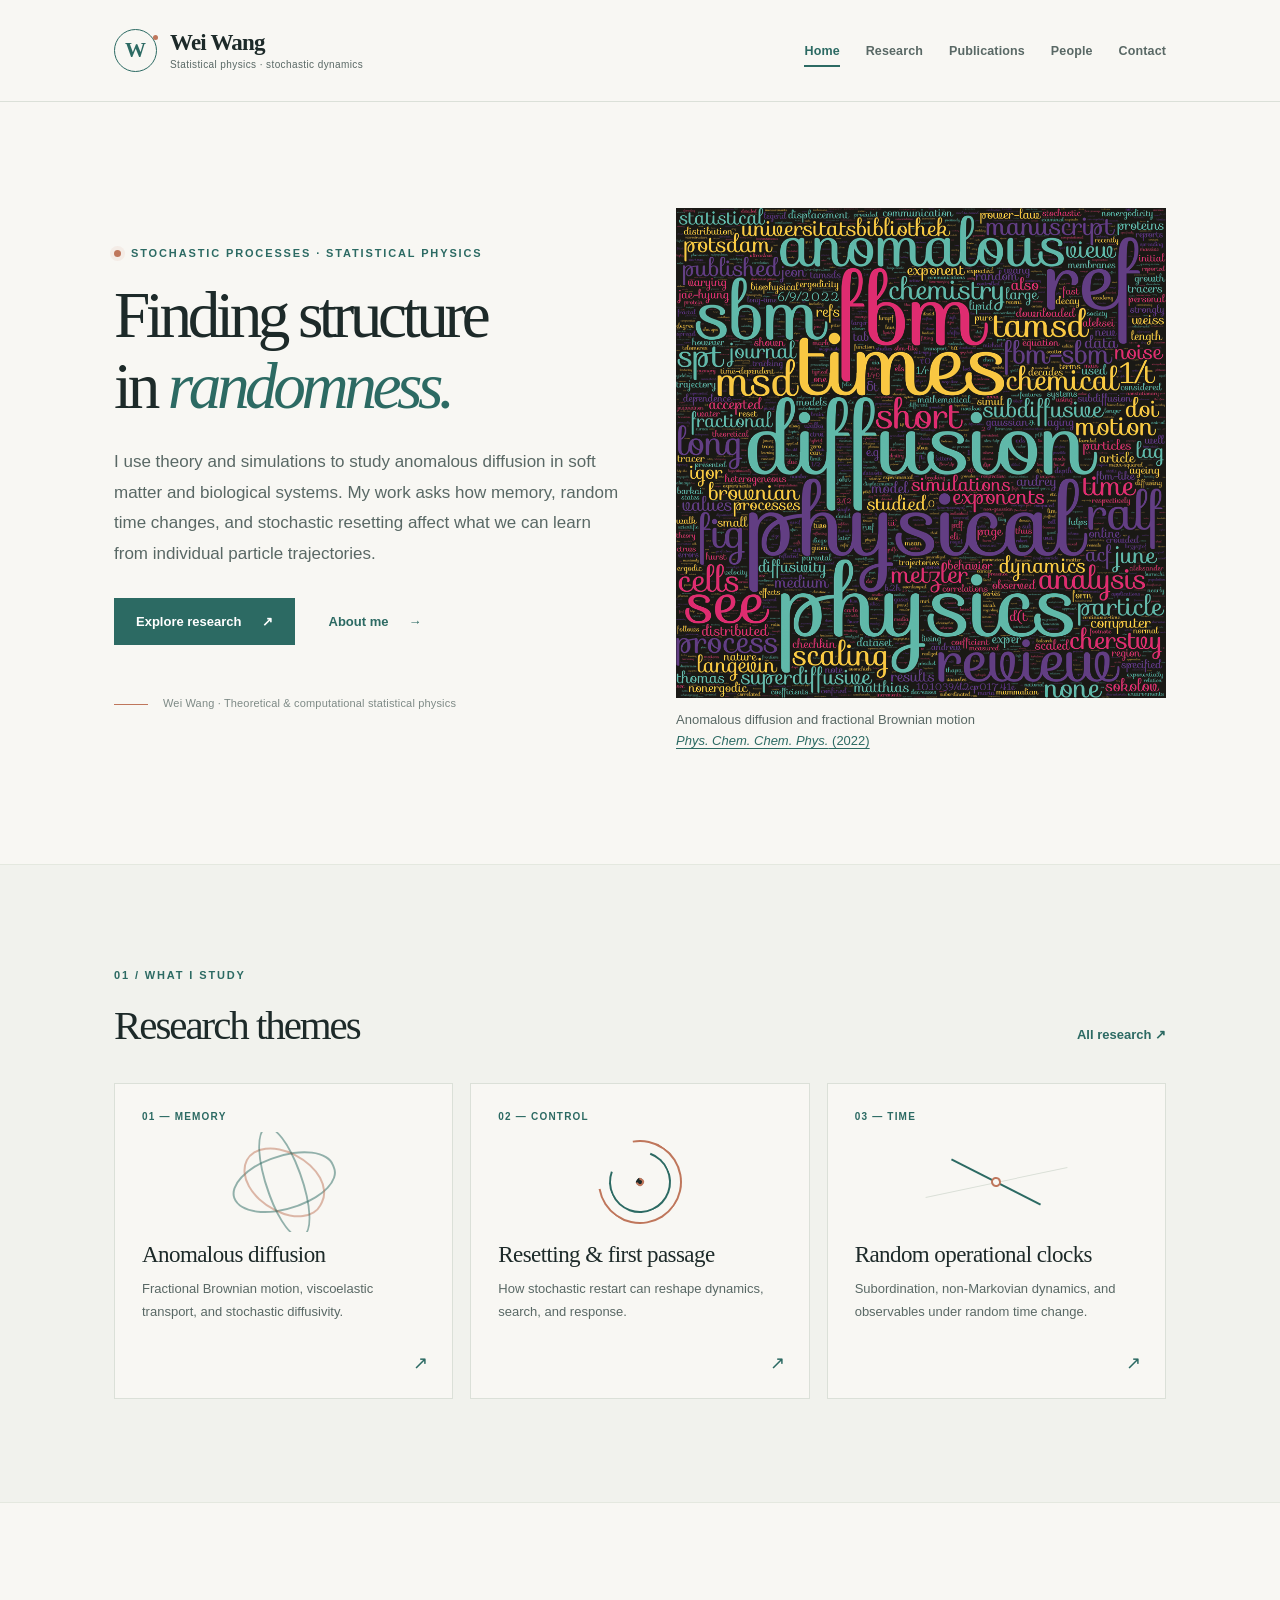
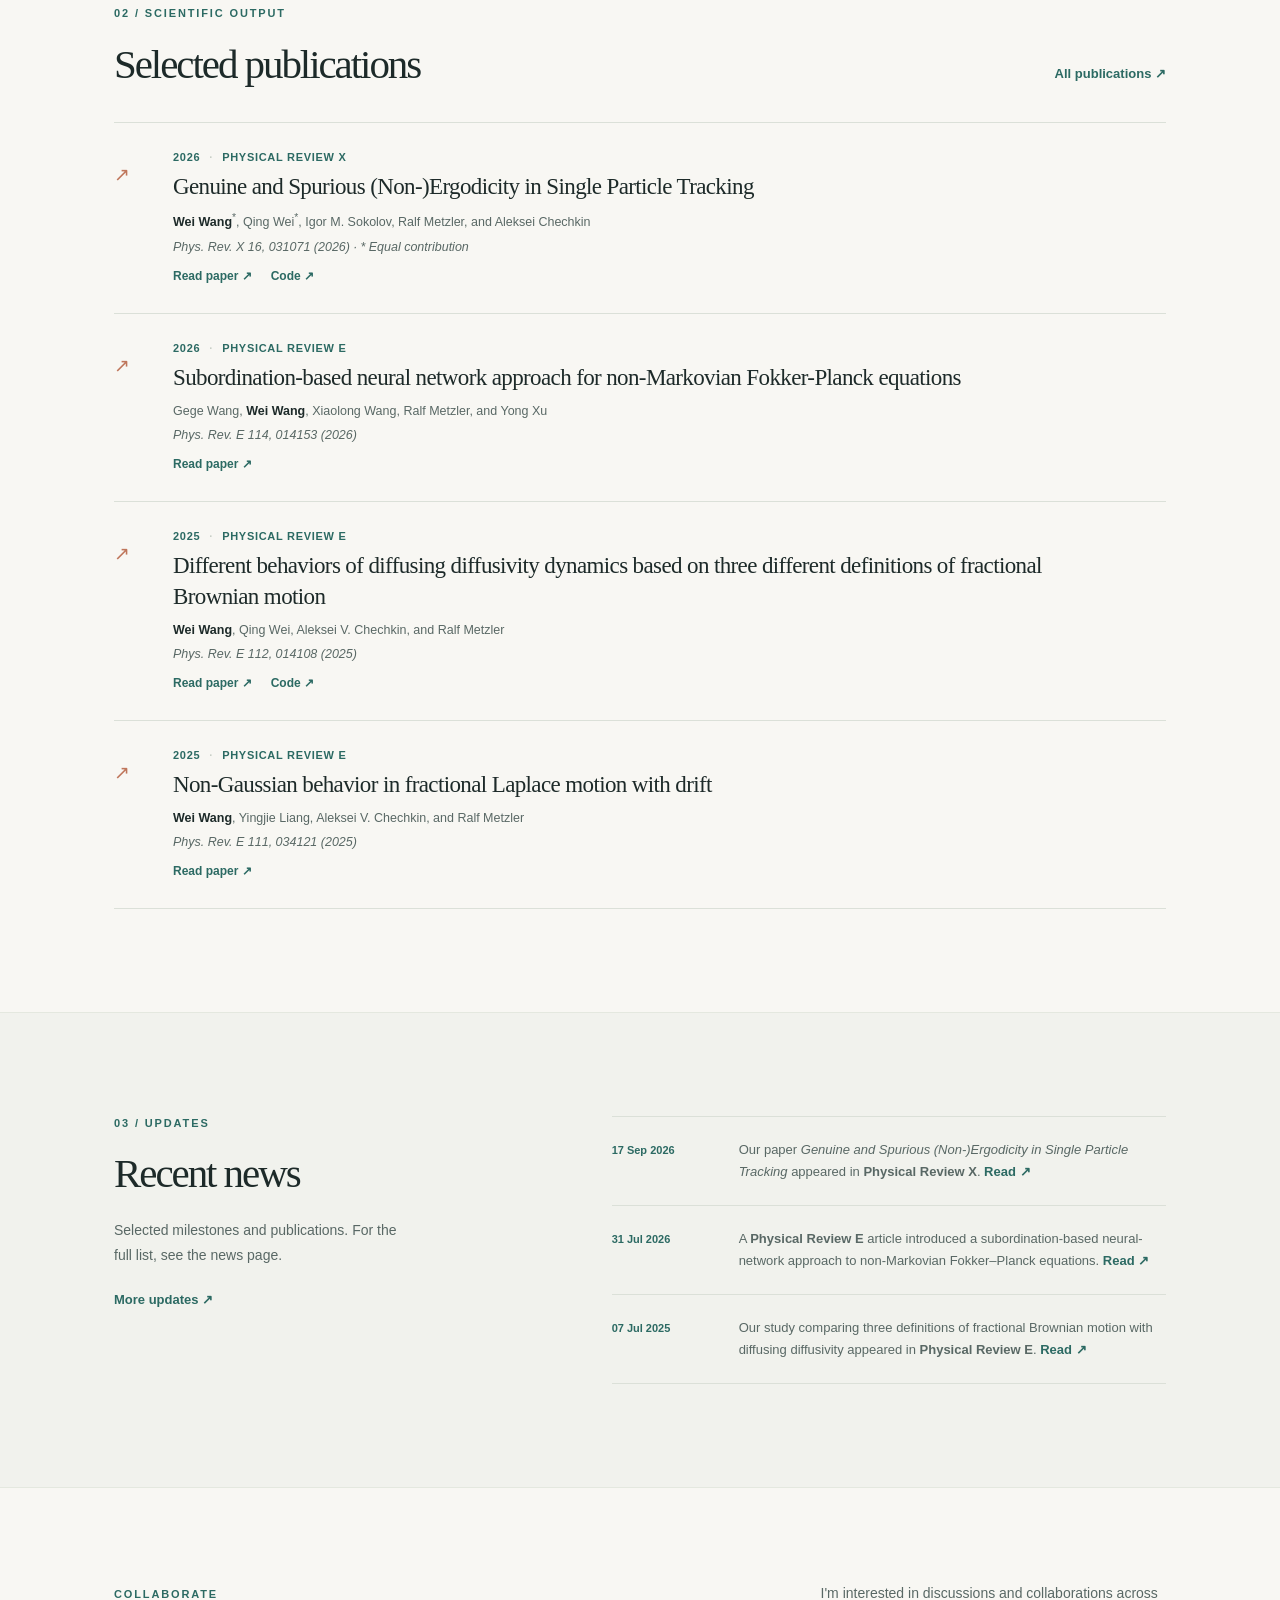
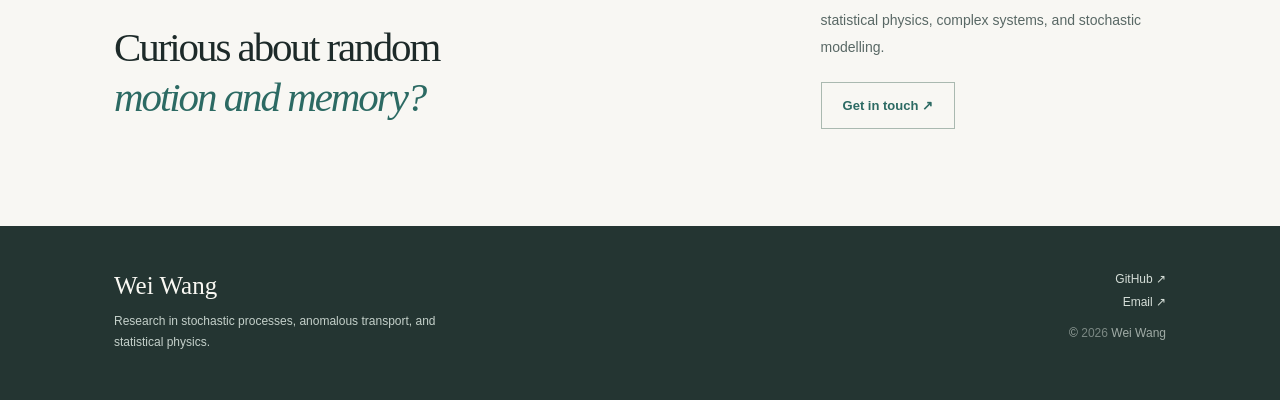
<file: index.html>
<!doctype html>
<html lang="en"><head>
  <meta charset="utf-8"><meta name="viewport" content="width=device-width, initial-scale=1">
  <meta name="color-scheme" content="light">
  <meta name="description" content="Academic website of Wei Wang, researching stochastic processes, anomalous diffusion, and statistical physics.">
  <meta name="author" content="Wei Wang">
  <meta property="og:type" content="website"><meta property="og:title" content="Wei Wang | Stochastic Dynamics">
  <meta property="og:description" content="Academic website of Wei Wang, researching stochastic processes, anomalous diffusion, and statistical physics."><meta property="og:url" content="https://weiwangnuaa.github.io/">
  <meta name="theme-color" content="#f8f7f3">
  <link rel="canonical" href="https://weiwangnuaa.github.io/">
  <link rel="icon" type="image/svg+xml" href="./assets/favicon.svg">
  <link rel="stylesheet" href="./assets/styles.css">
  <script src="./assets/site.js" defer></script>
  <title>Wei Wang | Stochastic Dynamics</title>
</head><body>
<a class="skip-link" href="#main">Skip to content</a>
<header class="site-header">
  <div class="container header-inner">
    <a class="brand" href="./" aria-label="Wei Wang, home">
      <span class="brand-icon" aria-hidden="true"><span>W</span><i></i></span>
      <span class="brand-lines"><b>Wei Wang</b><small>Statistical physics · stochastic dynamics</small></span>
    </a>
    <button class="menu-toggle" type="button" aria-expanded="false" aria-controls="main-navigation"><span class="menu-text">Menu</span><span class="menu-lines" aria-hidden="true"><i></i><i></i><i></i></span></button>
    <nav id="main-navigation" class="site-nav" aria-label="Main navigation"><a class="nav-link is-active" href="./" aria-current="page">Home</a><a class="nav-link" href="./research/">Research</a><a class="nav-link" href="./publications/">Publications</a><a class="nav-link" href="./people/">People</a><a class="nav-link" href="./contact/">Contact</a></nav>
  </div>
</header>
<main id="main" tabindex="-1">
<section class="hero"><div class="container hero-grid">
 <div class="hero-content"><p class="eyebrow hero-label"><span class="status-dot" aria-hidden="true"></span> Stochastic processes · Statistical physics</p>
  <h1>Finding structure<br>in <em>randomness.</em></h1>
  <p class="hero-description">I use theory and simulations to study anomalous diffusion in soft matter and biological systems. My work asks how memory, random time changes, and stochastic resetting affect what we can learn from individual particle trajectories.</p>
  <div class="hero-actions"><a class="btn btn-primary" href="./research/">Explore research <span aria-hidden="true">↗</span></a><a class="btn btn-plain" href="./people/">About me <span aria-hidden="true">→</span></a></div>
  <p class="hero-footnote"><span class="thin-line"></span> Wei Wang · Theoretical & computational statistical physics</p>
 </div>
 <figure class="hero-art">
  <img src="./assets/anomalous-diffusion.webp" alt="Multicolored word cloud with terms including diffusion, fractional, FBM and physics." width="945" height="945" fetchpriority="high">
  <figcaption>Anomalous diffusion and fractional Brownian motion<br>
   <a href="https://doi.org/10.1039/D2CP01741E"><cite>Phys. Chem. Chem. Phys.</cite> (2022)</a>
  </figcaption>
 </figure>
</div></section>
<section class="section pale-section"><div class="container">
<div class="section-heading"><div><p class="eyebrow">01 / WHAT I STUDY</p><h2>Research themes</h2></div><a class="section-more" href="./research/">All research <span aria-hidden="true">↗</span></a></div>
 <div class="research-grid">
  <a href="./research/#anomalous" class="research-card"><div class="research-number">01 — MEMORY</div><div class="mini-visual mini-visual-one" aria-hidden="true"><span></span><span></span><span></span></div><h3>Anomalous diffusion</h3><p>Fractional Brownian motion, viscoelastic transport, and stochastic diffusivity.</p><span class="card-arrow" aria-hidden="true">↗</span></a>
  <a href="./research/#resetting" class="research-card"><div class="research-number">02 — CONTROL</div><div class="mini-visual mini-visual-two" aria-hidden="true"><span></span><span></span><span></span></div><h3>Resetting & first passage</h3><p>How stochastic restart can reshape dynamics, search, and response.</p><span class="card-arrow" aria-hidden="true">↗</span></a>
  <a href="./research/#subordination" class="research-card"><div class="research-number">03 — TIME</div><div class="mini-visual mini-visual-three" aria-hidden="true"><span></span><span></span><span></span></div><h3>Random operational clocks</h3><p>Subordination, non-Markovian dynamics, and observables under random time change.</p><span class="card-arrow" aria-hidden="true">↗</span></a>
 </div>
</div></section>
<section class="section"><div class="container">
<div class="section-heading"><div><p class="eyebrow">02 / SCIENTIFIC OUTPUT</p><h2>Selected publications</h2></div><a class="section-more" href="./publications/">All publications <span aria-hidden="true">↗</span></a></div>
<div class="pub-list featured-pubs"><article class="pub-item">
    <span class="pub-icon" aria-hidden="true">↗</span><div class="pub-body"><div class="pub-meta"><span>2026</span><span class="meta-dot">·</span><span>Physical Review X</span></div>
    <h3><a href="https://doi.org/10.1103/m3jj-6sqz" target="_blank" rel="noopener noreferrer">Genuine and Spurious (Non-)Ergodicity in Single Particle Tracking</a></h3>
    <p class="pub-authors"><strong>Wei Wang</strong><sup title="Equal contribution">*</sup>, Qing Wei<sup title="Equal contribution">*</sup>, Igor M. Sokolov, Ralf Metzler, and Aleksei Chechkin</p><p class="pub-citation">Phys. Rev. X 16, 031071 (2026) · * Equal contribution</p>
    <div class="pub-links"><a href="https://doi.org/10.1103/m3jj-6sqz" target="_blank" rel="noopener noreferrer">Read paper ↗</a><a href="https://github.com/WeiWangNuaa/Genuine-and-spurious-non--ergodicity-in-single-particle-tracking" target="_blank" rel="noopener noreferrer">Code ↗</a></div></div>
  </article><article class="pub-item">
    <span class="pub-icon" aria-hidden="true">↗</span><div class="pub-body"><div class="pub-meta"><span>2026</span><span class="meta-dot">·</span><span>Physical Review E</span></div>
    <h3><a href="https://doi.org/10.1103/k8yg-mkml" target="_blank" rel="noopener noreferrer">Subordination-based neural network approach for non-Markovian Fokker-Planck equations</a></h3>
    <p class="pub-authors">Gege Wang, <strong>Wei Wang</strong>, Xiaolong Wang, Ralf Metzler, and Yong Xu</p><p class="pub-citation">Phys. Rev. E 114, 014153 (2026)</p>
    <div class="pub-links"><a href="https://doi.org/10.1103/k8yg-mkml" target="_blank" rel="noopener noreferrer">Read paper ↗</a></div></div>
  </article><article class="pub-item">
    <span class="pub-icon" aria-hidden="true">↗</span><div class="pub-body"><div class="pub-meta"><span>2025</span><span class="meta-dot">·</span><span>Physical Review E</span></div>
    <h3><a href="https://doi.org/10.1103/w8gv-3fxt" target="_blank" rel="noopener noreferrer">Different behaviors of diffusing diffusivity dynamics based on three different definitions of fractional Brownian motion</a></h3>
    <p class="pub-authors"><strong>Wei Wang</strong>, Qing Wei, Aleksei V. Chechkin, and Ralf Metzler</p><p class="pub-citation">Phys. Rev. E 112, 014108 (2025)</p>
    <div class="pub-links"><a href="https://doi.org/10.1103/w8gv-3fxt" target="_blank" rel="noopener noreferrer">Read paper ↗</a><a href="https://github.com/WeiWangNuaa/FBM-DD-model" target="_blank" rel="noopener noreferrer">Code ↗</a></div></div>
  </article><article class="pub-item">
    <span class="pub-icon" aria-hidden="true">↗</span><div class="pub-body"><div class="pub-meta"><span>2025</span><span class="meta-dot">·</span><span>Physical Review E</span></div>
    <h3><a href="https://doi.org/10.1103/PhysRevE.111.034121" target="_blank" rel="noopener noreferrer">Non-Gaussian behavior in fractional Laplace motion with drift</a></h3>
    <p class="pub-authors"><strong>Wei Wang</strong>, Yingjie Liang, Aleksei V. Chechkin, and Ralf Metzler</p><p class="pub-citation">Phys. Rev. E 111, 034121 (2025)</p>
    <div class="pub-links"><a href="https://doi.org/10.1103/PhysRevE.111.034121" target="_blank" rel="noopener noreferrer">Read paper ↗</a></div></div>
  </article></div>
</div></section>
<section class="section pale-section"><div class="container news-layout">
 <div><p class="eyebrow">03 / UPDATES</p><h2 class="section-title">Recent news</h2><p class="aside-copy">Selected milestones and publications. For the full list, see the news page.</p><a class="inline-arrow" href="./news/">More updates ↗</a></div>
 <div class="news-list"><article class="news-entry"><time>17 Sep 2026</time><p>Our paper <em>Genuine and Spurious (Non-)Ergodicity in Single Particle Tracking</em> appeared in <strong>Physical Review X</strong>. <a href="https://doi.org/10.1103/m3jj-6sqz" target="_blank" rel="noopener noreferrer">Read ↗</a></p></article><article class="news-entry"><time>31 Jul 2026</time><p>A <strong>Physical Review E</strong> article introduced a subordination-based neural-network approach to non-Markovian Fokker–Planck equations. <a href="https://doi.org/10.1103/k8yg-mkml" target="_blank" rel="noopener noreferrer">Read ↗</a></p></article><article class="news-entry"><time>07 Jul 2025</time><p>Our study comparing three definitions of fractional Brownian motion with diffusing diffusivity appeared in <strong>Physical Review E</strong>. <a href="https://doi.org/10.1103/w8gv-3fxt" target="_blank" rel="noopener noreferrer">Read ↗</a></p></article></div>
</div></section>
<section class="outro-section"><div class="container outro-grid"><div><p class="eyebrow">COLLABORATE</p><h2>Curious about random<br><em>motion and memory?</em></h2></div><div><p>I'm interested in discussions and collaborations across statistical physics, complex systems, and stochastic modelling.</p><a class="btn btn-outline" href="./contact/">Get in touch ↗</a></div></div></section>
</main>
<footer class="site-footer"><div class="container footer-grid">
  <div><a class="footer-name" href="./">Wei Wang</a><p>Research in stochastic processes, anomalous transport, and statistical physics.</p></div>
  <div class="footer-right"><a href="https://github.com/WeiWangNuaa" target="_blank" rel="noopener noreferrer">GitHub ↗</a><a href="mailto:weiwangnuaa@gmail.com">Email ↗</a><span>© <span id="copyright-year">2026</span> Wei Wang</span></div>
</div></footer>
</body></html>
</file>
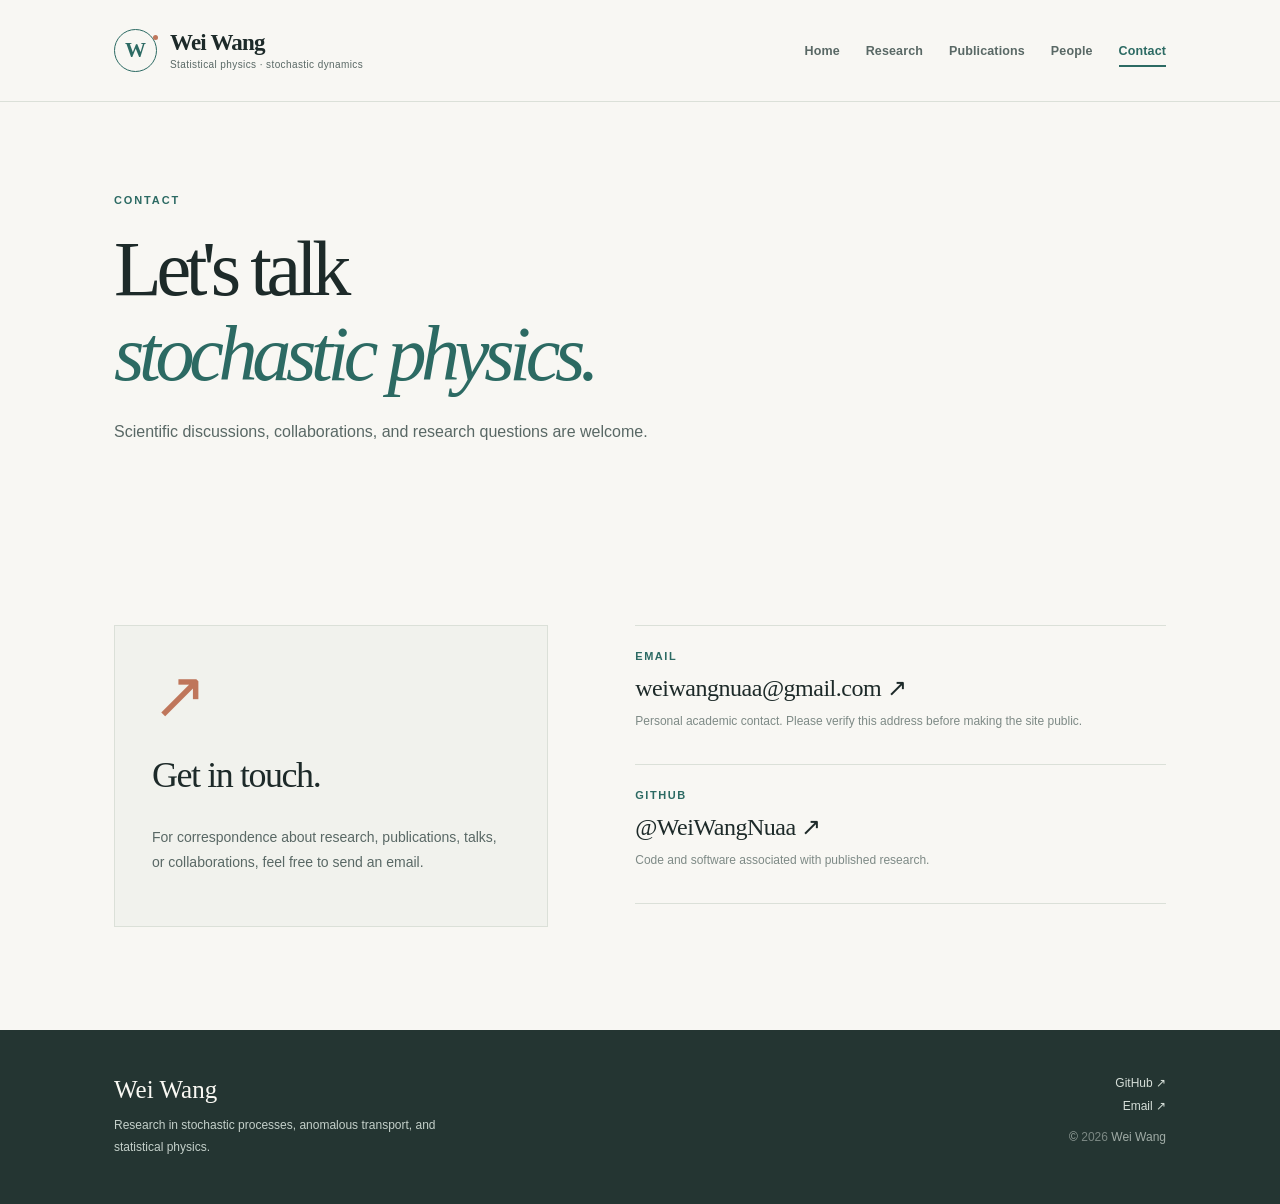
<file: contact/index.html>
<!doctype html>
<html lang="en"><head>
  <meta charset="utf-8"><meta name="viewport" content="width=device-width, initial-scale=1">
  <meta name="color-scheme" content="light">
  <meta name="description" content="Get in touch with Wei Wang about stochastic physics research and collaboration.">
  <meta name="author" content="Wei Wang">
  <meta property="og:type" content="website"><meta property="og:title" content="Contact | Wei Wang">
  <meta property="og:description" content="Get in touch with Wei Wang about stochastic physics research and collaboration."><meta property="og:url" content="https://weiwangnuaa.github.io/contact/">
  <meta name="theme-color" content="#f8f7f3">
  <link rel="canonical" href="https://weiwangnuaa.github.io/contact/">
  <link rel="icon" type="image/svg+xml" href="../assets/favicon.svg">
  <link rel="stylesheet" href="../assets/styles.css">
  <script src="../assets/site.js" defer></script>
  <title>Contact | Wei Wang</title>
</head><body>
<a class="skip-link" href="#main">Skip to content</a>
<header class="site-header">
  <div class="container header-inner">
    <a class="brand" href="../" aria-label="Wei Wang, home">
      <span class="brand-icon" aria-hidden="true"><span>W</span><i></i></span>
      <span class="brand-lines"><b>Wei Wang</b><small>Statistical physics · stochastic dynamics</small></span>
    </a>
    <button class="menu-toggle" type="button" aria-expanded="false" aria-controls="main-navigation"><span class="menu-text">Menu</span><span class="menu-lines" aria-hidden="true"><i></i><i></i><i></i></span></button>
    <nav id="main-navigation" class="site-nav" aria-label="Main navigation"><a class="nav-link" href="../">Home</a><a class="nav-link" href="../research/">Research</a><a class="nav-link" href="../publications/">Publications</a><a class="nav-link" href="../people/">People</a><a class="nav-link is-active" href="../contact/" aria-current="page">Contact</a></nav>
  </div>
</header>
<main id="main" tabindex="-1"><section class="page-intro container"><p class="eyebrow">CONTACT</p><h1>Let's talk<br><em>stochastic physics.</em></h1><p class="page-lead">Scientific discussions, collaborations, and research questions are welcome.</p></section>
<section class="section"><div class="container contact-grid"><div class="contact-highlight"><div class="contact-symbol" aria-hidden="true">↗</div><h2>Get in touch.</h2><p>For correspondence about research, publications, talks, or collaborations, feel free to send an email.</p></div><div class="contact-links"><div><span class="contact-label">EMAIL</span><a class="contact-big" href="mailto:weiwangnuaa@gmail.com">weiwangnuaa@gmail.com ↗</a><p>Personal academic contact. Please verify this address before making the site public.</p></div><div><span class="contact-label">GITHUB</span><a class="contact-big" href="https://github.com/WeiWangNuaa" target="_blank" rel="noopener noreferrer">@WeiWangNuaa ↗</a><p>Code and software associated with published research.</p></div></div></div></section></main>
<footer class="site-footer"><div class="container footer-grid">
  <div><a class="footer-name" href="../">Wei Wang</a><p>Research in stochastic processes, anomalous transport, and statistical physics.</p></div>
  <div class="footer-right"><a href="https://github.com/WeiWangNuaa" target="_blank" rel="noopener noreferrer">GitHub ↗</a><a href="mailto:weiwangnuaa@gmail.com">Email ↗</a><span>© <span id="copyright-year">2026</span> Wei Wang</span></div>
</div></footer>
</body></html>
</file>
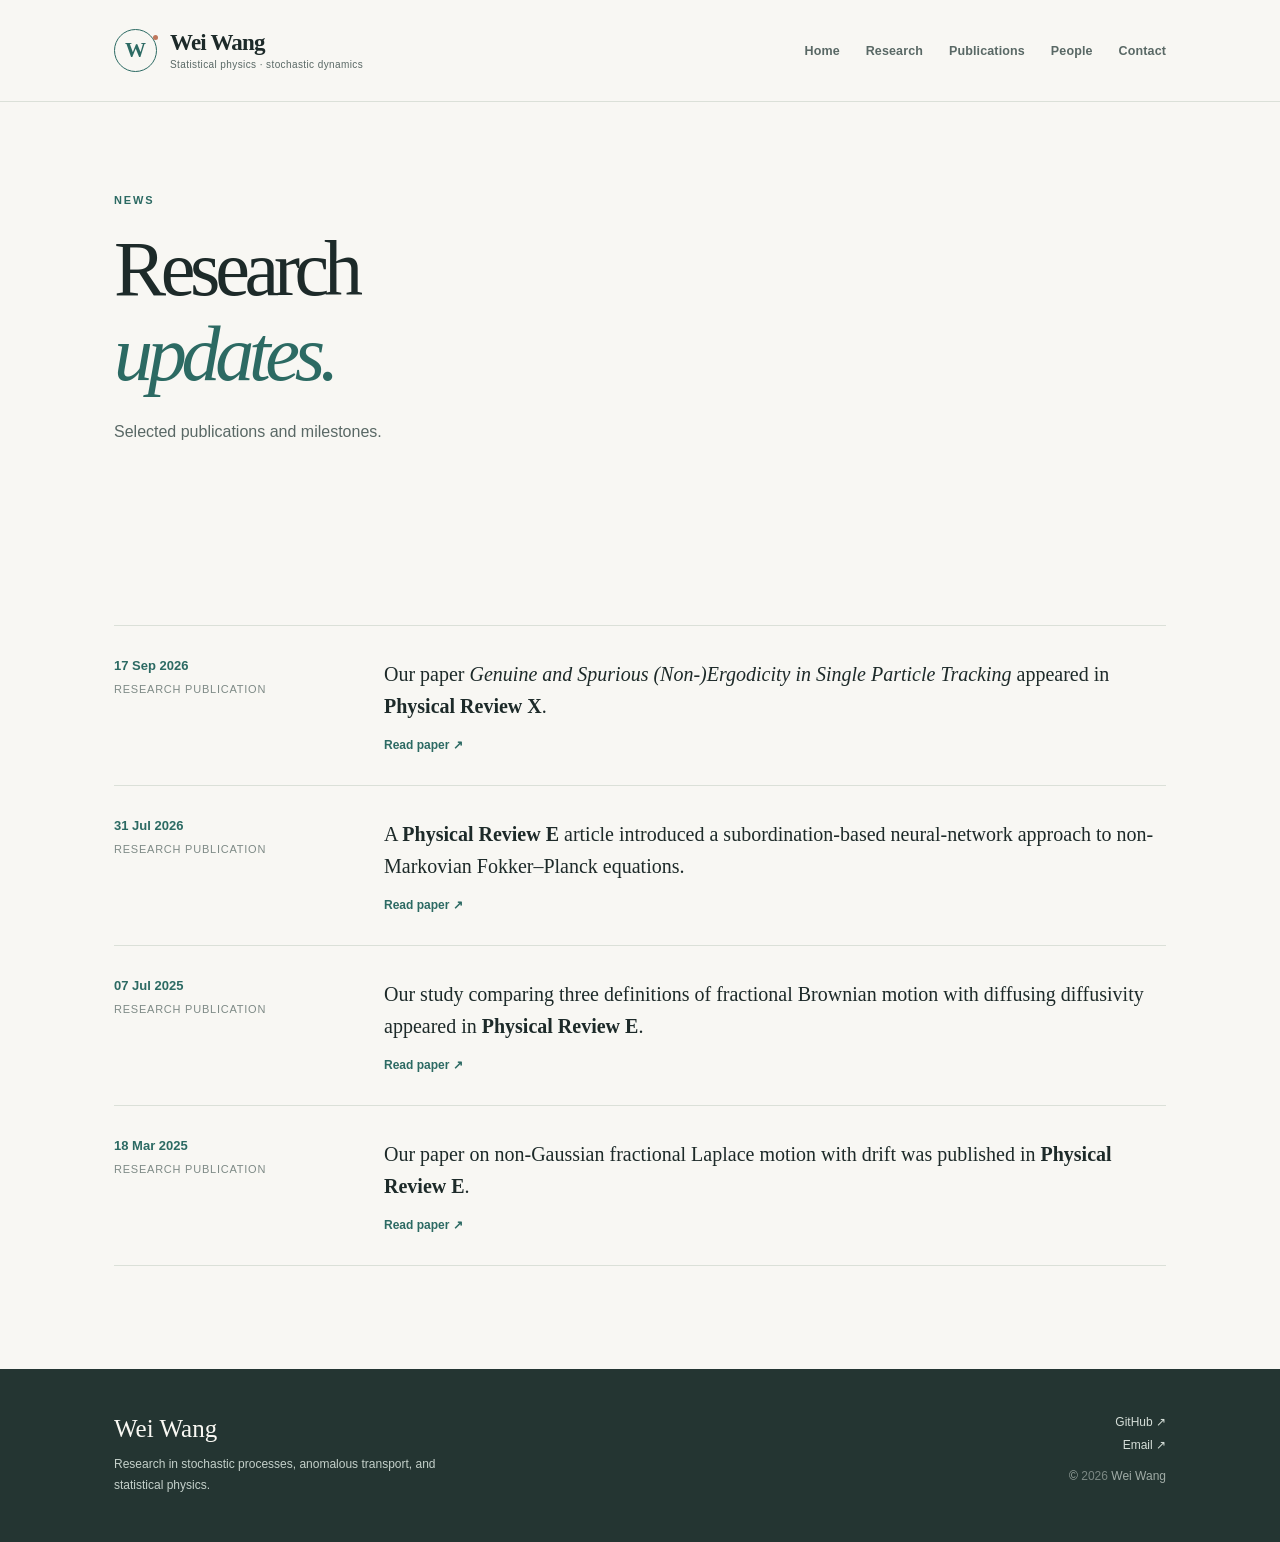
<file: news/index.html>
<!doctype html>
<html lang="en"><head>
  <meta charset="utf-8"><meta name="viewport" content="width=device-width, initial-scale=1">
  <meta name="color-scheme" content="light">
  <meta name="description" content="Recent research publications and news from Wei Wang.">
  <meta name="author" content="Wei Wang">
  <meta property="og:type" content="website"><meta property="og:title" content="News | Wei Wang">
  <meta property="og:description" content="Recent research publications and news from Wei Wang."><meta property="og:url" content="https://weiwangnuaa.github.io/news/">
  <meta name="theme-color" content="#f8f7f3">
  <link rel="canonical" href="https://weiwangnuaa.github.io/news/">
  <link rel="icon" type="image/svg+xml" href="../assets/favicon.svg">
  <link rel="stylesheet" href="../assets/styles.css">
  <script src="../assets/site.js" defer></script>
  <title>News | Wei Wang</title>
</head><body>
<a class="skip-link" href="#main">Skip to content</a>
<header class="site-header">
  <div class="container header-inner">
    <a class="brand" href="../" aria-label="Wei Wang, home">
      <span class="brand-icon" aria-hidden="true"><span>W</span><i></i></span>
      <span class="brand-lines"><b>Wei Wang</b><small>Statistical physics · stochastic dynamics</small></span>
    </a>
    <button class="menu-toggle" type="button" aria-expanded="false" aria-controls="main-navigation"><span class="menu-text">Menu</span><span class="menu-lines" aria-hidden="true"><i></i><i></i><i></i></span></button>
    <nav id="main-navigation" class="site-nav" aria-label="Main navigation"><a class="nav-link" href="../">Home</a><a class="nav-link" href="../research/">Research</a><a class="nav-link" href="../publications/">Publications</a><a class="nav-link" href="../people/">People</a><a class="nav-link" href="../contact/">Contact</a></nav>
  </div>
</header>
<main id="main" tabindex="-1"><section class="page-intro container"><p class="eyebrow">NEWS</p><h1>Research<br><em>updates.</em></h1><p class="page-lead">Selected publications and milestones.</p></section>
<section class="section"><div class="container"><div class="timeline"><article class="timeline-item"><div class="timeline-date"><time>17 Sep 2026</time><span>Research publication</span></div><div class="timeline-body"><p>Our paper <em>Genuine and Spurious (Non-)Ergodicity in Single Particle Tracking</em> appeared in <strong>Physical Review X</strong>.</p><a href="https://doi.org/10.1103/m3jj-6sqz" target="_blank" rel="noopener noreferrer">Read paper ↗</a></div></article><article class="timeline-item"><div class="timeline-date"><time>31 Jul 2026</time><span>Research publication</span></div><div class="timeline-body"><p>A <strong>Physical Review E</strong> article introduced a subordination-based neural-network approach to non-Markovian Fokker–Planck equations.</p><a href="https://doi.org/10.1103/k8yg-mkml" target="_blank" rel="noopener noreferrer">Read paper ↗</a></div></article><article class="timeline-item"><div class="timeline-date"><time>07 Jul 2025</time><span>Research publication</span></div><div class="timeline-body"><p>Our study comparing three definitions of fractional Brownian motion with diffusing diffusivity appeared in <strong>Physical Review E</strong>.</p><a href="https://doi.org/10.1103/w8gv-3fxt" target="_blank" rel="noopener noreferrer">Read paper ↗</a></div></article><article class="timeline-item"><div class="timeline-date"><time>18 Mar 2025</time><span>Research publication</span></div><div class="timeline-body"><p>Our paper on non-Gaussian fractional Laplace motion with drift was published in <strong>Physical Review E</strong>.</p><a href="https://doi.org/10.1103/PhysRevE.111.034121" target="_blank" rel="noopener noreferrer">Read paper ↗</a></div></article></div></div></section></main>
<footer class="site-footer"><div class="container footer-grid">
  <div><a class="footer-name" href="../">Wei Wang</a><p>Research in stochastic processes, anomalous transport, and statistical physics.</p></div>
  <div class="footer-right"><a href="https://github.com/WeiWangNuaa" target="_blank" rel="noopener noreferrer">GitHub ↗</a><a href="mailto:weiwangnuaa@gmail.com">Email ↗</a><span>© <span id="copyright-year">2026</span> Wei Wang</span></div>
</div></footer>
</body></html>
</file>
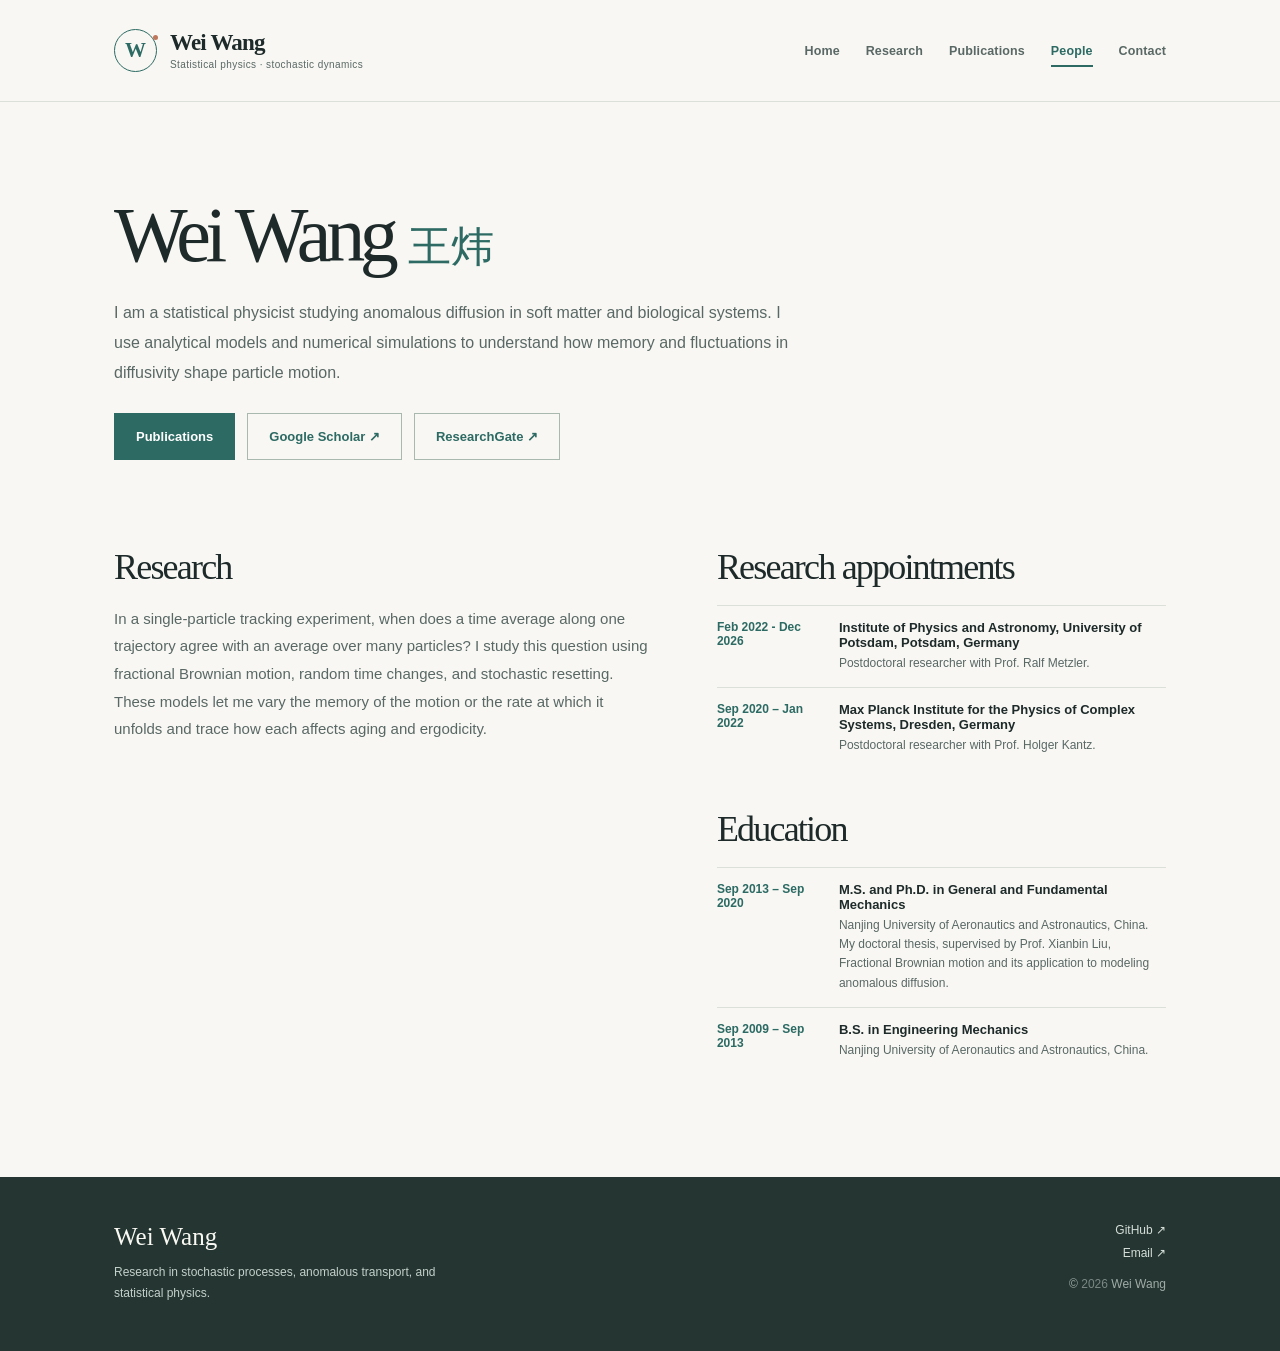
<file: people/index.html>
<!doctype html>
<html lang="en"><head>
  <meta charset="utf-8"><meta name="viewport" content="width=device-width, initial-scale=1">
  <meta name="color-scheme" content="light">
  <meta name="description" content="Academic background of Wei Wang, a researcher in theoretical and computational statistical physics.">
  <meta name="author" content="Wei Wang">
  <meta property="og:type" content="website"><meta property="og:title" content="People | Wei Wang">
  <meta property="og:description" content="Academic background of Wei Wang, a researcher in theoretical and computational statistical physics."><meta property="og:url" content="https://weiwangnuaa.github.io/people/">
  <meta name="theme-color" content="#f8f7f3">
  <link rel="canonical" href="https://weiwangnuaa.github.io/people/">
  <link rel="icon" type="image/svg+xml" href="../assets/favicon.svg">
  <link rel="stylesheet" href="../assets/styles.css">
  <script src="../assets/site.js" defer></script>
  <title>People | Wei Wang</title>
</head><body>
<a class="skip-link" href="#main">Skip to content</a>
<header class="site-header">
  <div class="container header-inner">
    <a class="brand" href="../" aria-label="Wei Wang, home">
      <span class="brand-icon" aria-hidden="true"><span>W</span><i></i></span>
      <span class="brand-lines"><b>Wei Wang</b><small>Statistical physics · stochastic dynamics</small></span>
    </a>
    <button class="menu-toggle" type="button" aria-expanded="false" aria-controls="main-navigation"><span class="menu-text">Menu</span><span class="menu-lines" aria-hidden="true"><i></i><i></i><i></i></span></button>
    <nav id="main-navigation" class="site-nav" aria-label="Main navigation"><a class="nav-link" href="../">Home</a><a class="nav-link" href="../research/">Research</a><a class="nav-link" href="../publications/">Publications</a><a class="nav-link is-active" href="../people/" aria-current="page">People</a><a class="nav-link" href="../contact/">Contact</a></nav>
  </div>
</header>
<main id="main" tabindex="-1">
<section class="page-intro container">
  <h1>Wei Wang <span class="profile-chinese" lang="zh-CN">王炜</span></h1>
  <p class="page-lead">I am a statistical physicist studying anomalous diffusion in soft matter and biological systems. I use analytical models and numerical simulations to understand how memory and fluctuations in diffusivity shape particle motion.</p>
  <div class="person-actions"><a class="btn btn-primary" href="../publications/">Publications</a><a class="btn btn-outline" href="https://scholar.google.com/citations?user=vqmPdq4AAAAJ">Google Scholar ↗</a><a class="btn btn-outline" href="https://www.researchgate.net/profile/Wei-Wang-26">ResearchGate ↗</a></div>
</section>
<section class="section people-section"><div class="container cv-profile">
  <div class="profile-copy">
    <h2 class="section-title">Research</h2>
    <p>In a single-particle tracking experiment, when does a time average along one trajectory agree with an average over many particles? I study this question using fractional Brownian motion, random time changes, and stochastic resetting. These models let me vary the memory of the motion or the rate at which it unfolds and trace how each affects aging and ergodicity.</p>
  </div>
  <div class="profile-copy">
    <h2 class="section-title">Research appointments</h2>
    <div class="cv-line"><span>Feb 2022 - Dec 2026</span><div><b>Institute of Physics and Astronomy, University of Potsdam, Potsdam, Germany</b><small> Postdoctoral researcher with Prof. Ralf Metzler.</small></div></div>
    <div class="cv-line"><span>Sep 2020 – Jan 2022</span><div><b>Max Planck Institute for the Physics of Complex Systems, Dresden, Germany</b><small>Postdoctoral researcher with Prof. Holger Kantz.</small></div></div>
    <h2 class="section-title">Education</h2>
    <div class="cv-line"><span>Sep 2013 – Sep 2020</span><div><b>M.S. and Ph.D. in General and Fundamental Mechanics</b><small>Nanjing University of Aeronautics and Astronautics, China. My doctoral thesis, supervised by Prof. Xianbin Liu, Fractional Brownian motion and its application to modeling anomalous diffusion.</small></div></div>
    <div class="cv-line"><span>Sep 2009 – Sep 2013</span><div><b>B.S. in Engineering Mechanics</b><small>Nanjing University of Aeronautics and Astronautics, China.</small></div></div>
  </div>
</div></section>
</main>
<footer class="site-footer"><div class="container footer-grid">
  <div><a class="footer-name" href="../">Wei Wang</a><p>Research in stochastic processes, anomalous transport, and statistical physics.</p></div>
  <div class="footer-right"><a href="https://github.com/WeiWangNuaa" target="_blank" rel="noopener noreferrer">GitHub ↗</a><a href="mailto:weiwangnuaa@gmail.com">Email ↗</a><span>© <span id="copyright-year">2026</span> Wei Wang</span></div>
</div></footer>
</body></html>
</file>
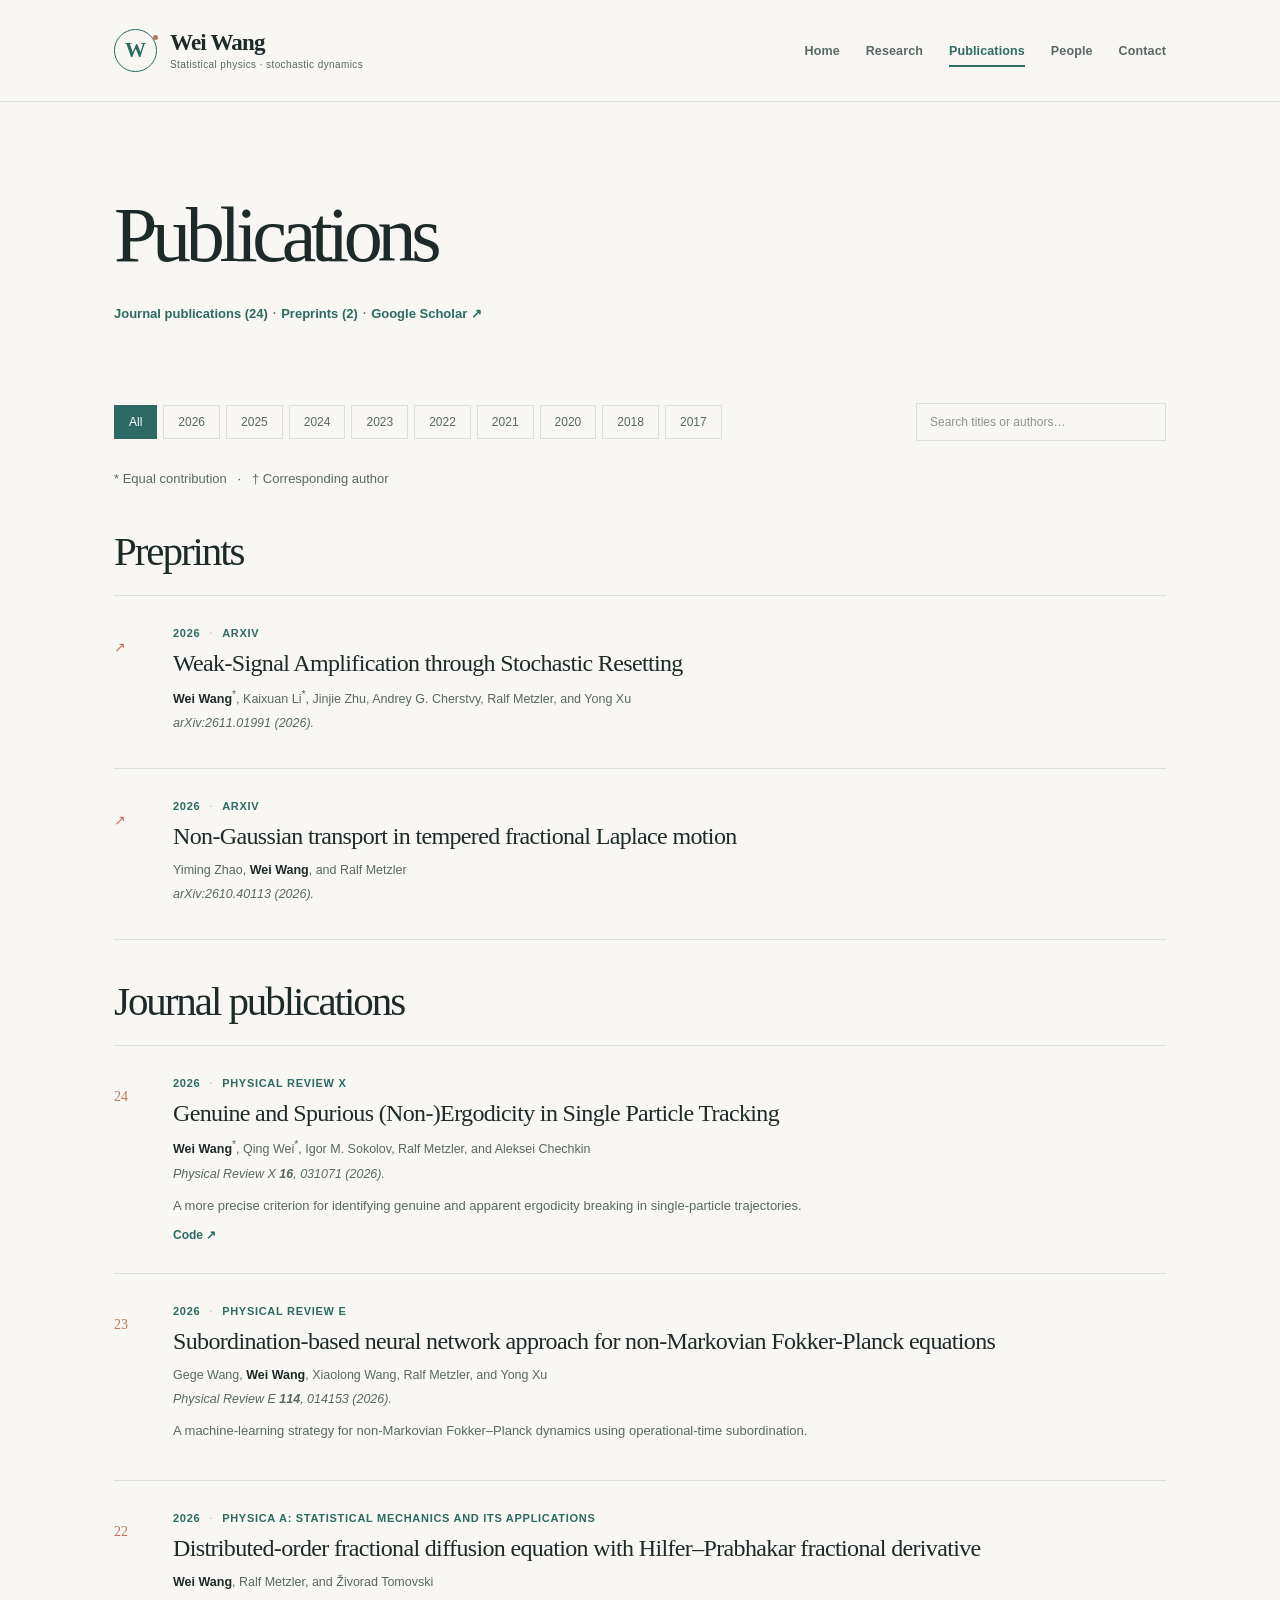
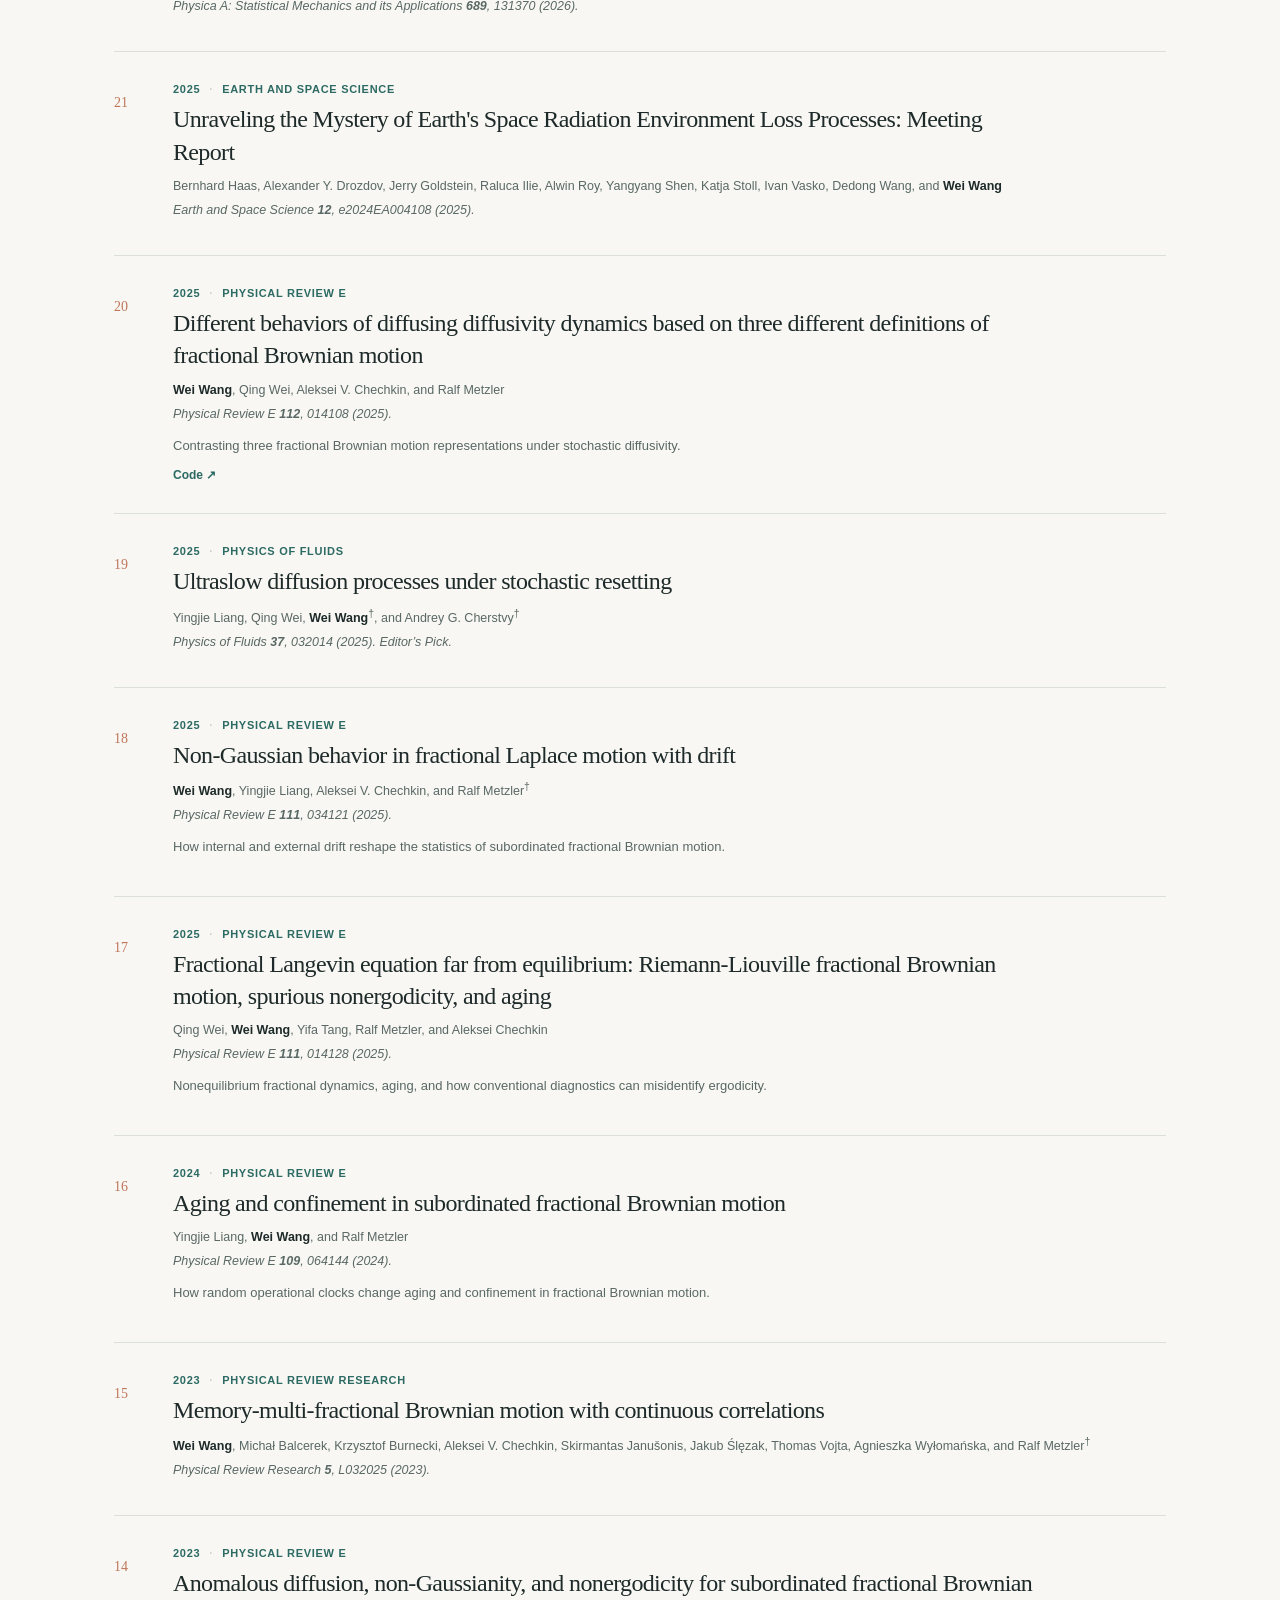
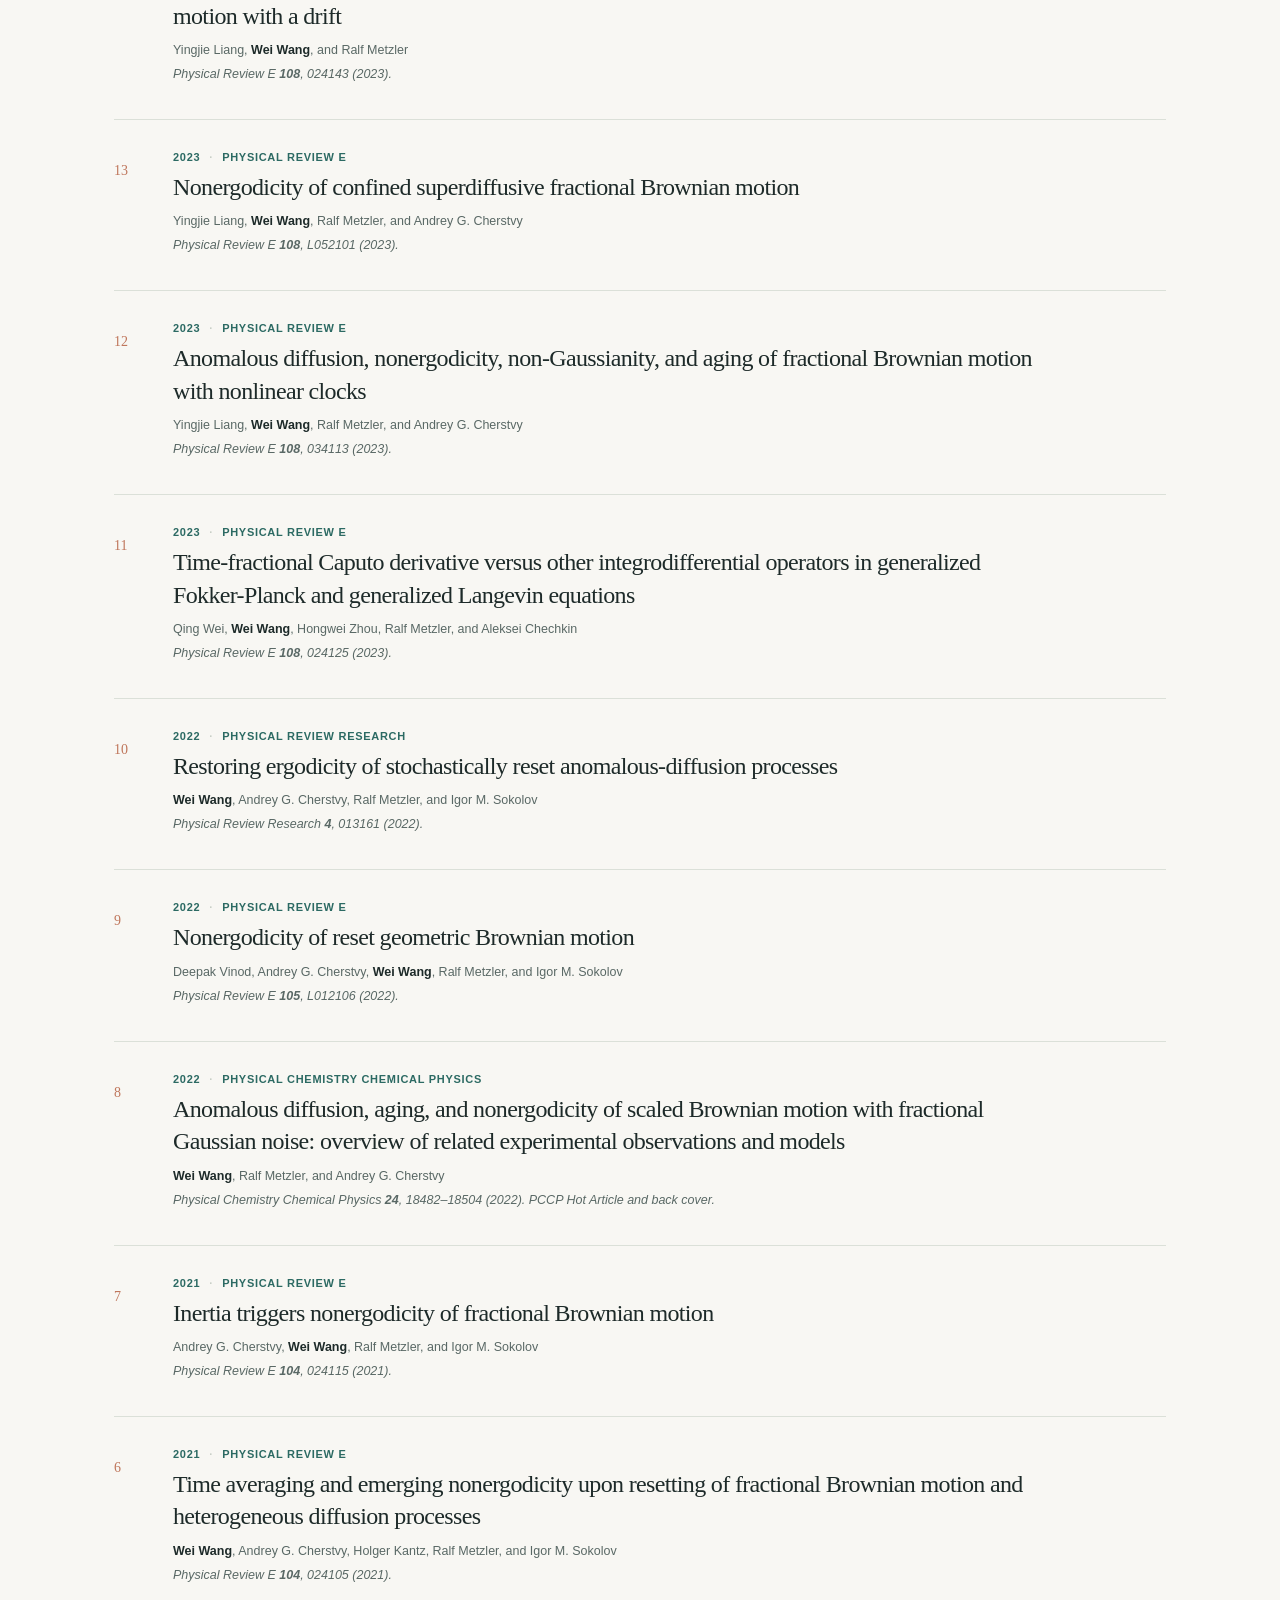
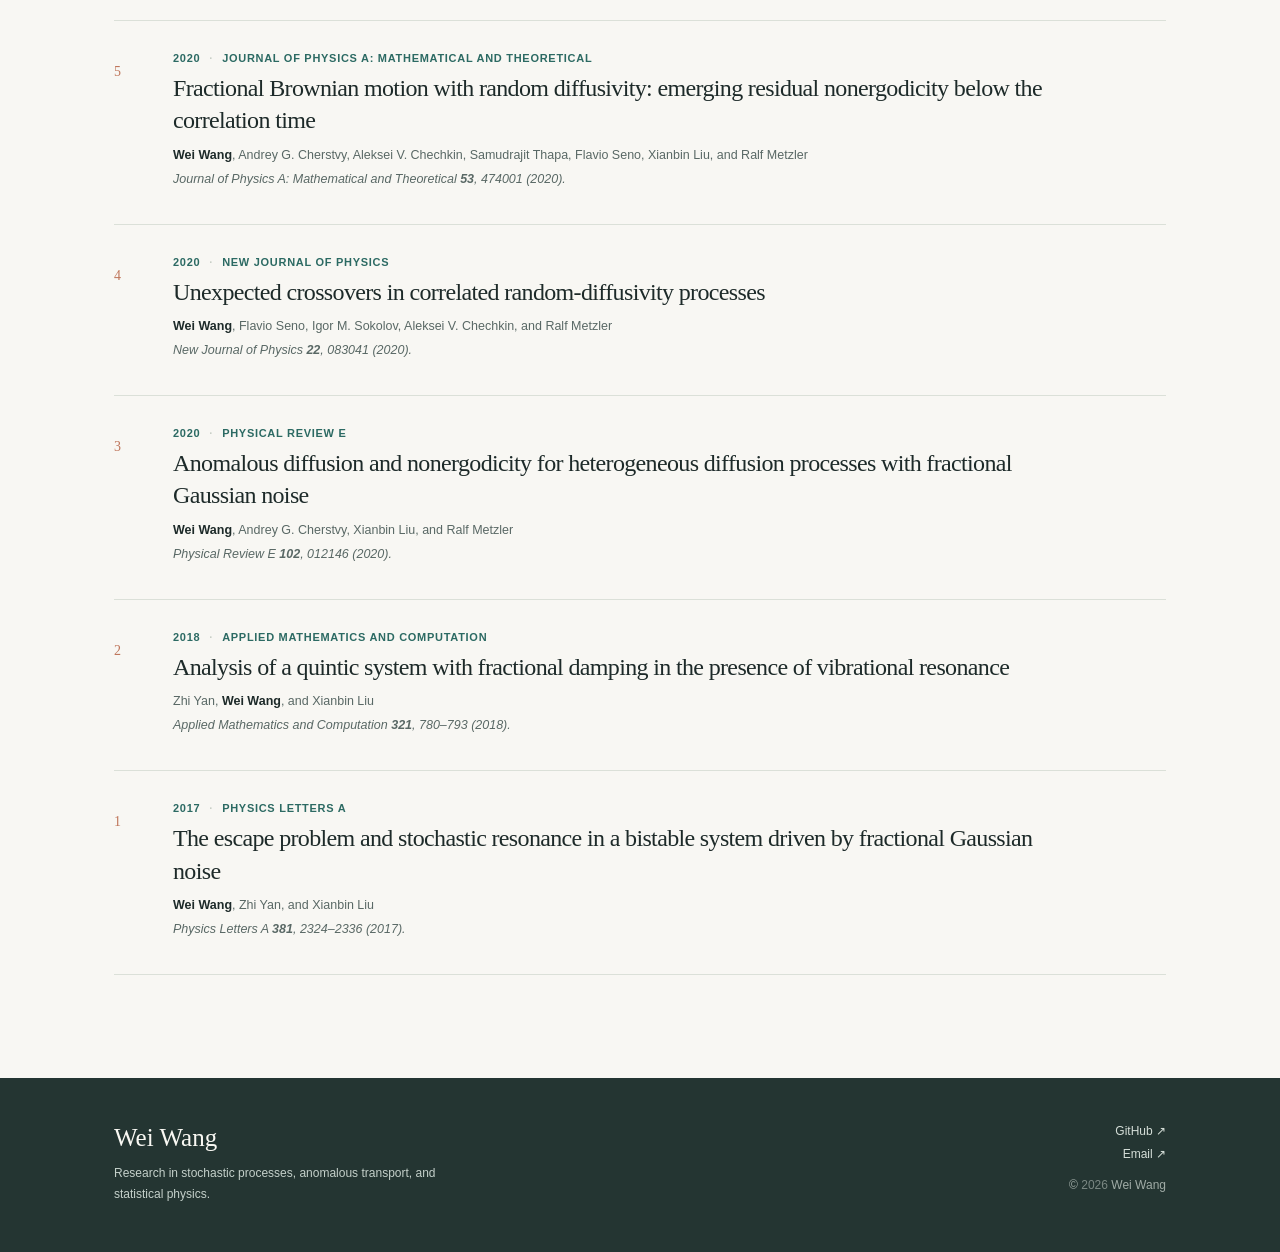
<file: publications/index.html>
<!doctype html>
<html lang="en"><head>
  <meta charset="utf-8"><meta name="viewport" content="width=device-width, initial-scale=1">
  <meta name="color-scheme" content="light">
  <meta name="description" content="Journal publications and preprints by Wei Wang on anomalous diffusion, stochastic resetting, and non-Markovian processes.">
  <meta name="author" content="Wei Wang">
  <meta property="og:type" content="website"><meta property="og:title" content="Publications | Wei Wang">
  <meta property="og:description" content="Journal publications and preprints by Wei Wang on anomalous diffusion, stochastic resetting, and non-Markovian processes."><meta property="og:url" content="https://weiwangnuaa.github.io/publications/">
  <meta name="theme-color" content="#f8f7f3">
  <link rel="canonical" href="https://weiwangnuaa.github.io/publications/">
  <link rel="icon" type="image/svg+xml" href="../assets/favicon.svg">
  <link rel="stylesheet" href="../assets/styles.css">
  <script src="../assets/site.js" defer></script>
  <title>Publications | Wei Wang</title>
</head><body>
<a class="skip-link" href="#main">Skip to content</a>
<header class="site-header">
  <div class="container header-inner">
    <a class="brand" href="../" aria-label="Wei Wang, home">
      <span class="brand-icon" aria-hidden="true"><span>W</span><i></i></span>
      <span class="brand-lines"><b>Wei Wang</b><small>Statistical physics · stochastic dynamics</small></span>
    </a>
    <button class="menu-toggle" type="button" aria-expanded="false" aria-controls="main-navigation"><span class="menu-text">Menu</span><span class="menu-lines" aria-hidden="true"><i></i><i></i><i></i></span></button>
    <nav id="main-navigation" class="site-nav" aria-label="Main navigation"><a class="nav-link" href="../">Home</a><a class="nav-link" href="../research/">Research</a><a class="nav-link is-active" href="../publications/" aria-current="page">Publications</a><a class="nav-link" href="../people/">People</a><a class="nav-link" href="../contact/">Contact</a></nav>
  </div>
</header>
<main id="main" tabindex="-1">
<section class="page-intro container">
  <h1>Publications</h1>
  <p class="page-lead"><a class="inline-arrow" href="#journal-articles">Journal publications (24)</a> · <a class="inline-arrow" href="#preprints">Preprints (2)</a> · <a class="inline-arrow" href="https://scholar.google.com/citations?user=vqmPdq4AAAAJ">Google Scholar ↗</a></p>
</section>
<div class="section publication-section"><div class="container">
  <div class="publication-toolbar">
    <div class="filter-box" role="group" aria-label="Filter publications by year"><button type="button" class="filter-chip selected" data-year="all" aria-pressed="true">All</button>
<button type="button" class="filter-chip" data-year="2026" aria-pressed="false">2026</button>
<button type="button" class="filter-chip" data-year="2025" aria-pressed="false">2025</button>
<button type="button" class="filter-chip" data-year="2024" aria-pressed="false">2024</button>
<button type="button" class="filter-chip" data-year="2023" aria-pressed="false">2023</button>
<button type="button" class="filter-chip" data-year="2022" aria-pressed="false">2022</button>
<button type="button" class="filter-chip" data-year="2021" aria-pressed="false">2021</button>
<button type="button" class="filter-chip" data-year="2020" aria-pressed="false">2020</button>
<button type="button" class="filter-chip" data-year="2018" aria-pressed="false">2018</button>
<button type="button" class="filter-chip" data-year="2017" aria-pressed="false">2017</button>
    </div>
    <label class="search-label"><span class="sr-only">Search publications</span><input id="publication-search" type="search" placeholder="Search titles or authors…" autocomplete="off"></label>
  </div>
  <p class="author-key">* Equal contribution &nbsp; · &nbsp; † Corresponding author</p>
<section data-publication-group aria-labelledby="preprints">
  <h2 class="section-title" id="preprints">Preprints</h2>
  <div class="pub-list full-pubs">
<article class="pub-item" data-pub-year="2026">
  <span class="pub-index" aria-hidden="true">↗</span>
  <div class="pub-body">
    <div class="pub-meta"><span>2026</span><span class="meta-dot">·</span><span>arXiv</span></div>
    <h3><a href="https://arxiv.org/abs/2611.01991">Weak-Signal Amplification through Stochastic Resetting</a></h3>
    <p class="pub-authors"><strong>Wei Wang</strong><sup title="Equal contribution">*</sup>, Kaixuan Li<sup title="Equal contribution">*</sup>, Jinjie Zhu, Andrey G. Cherstvy, Ralf Metzler, and Yong Xu</p>
    <p class="pub-citation">arXiv:2611.01991 (2026).</p>
  </div>
</article>
<article class="pub-item" data-pub-year="2026">
  <span class="pub-index" aria-hidden="true">↗</span>
  <div class="pub-body">
    <div class="pub-meta"><span>2026</span><span class="meta-dot">·</span><span>arXiv</span></div>
    <h3><a href="https://arxiv.org/abs/2610.40113">Non-Gaussian transport in tempered fractional Laplace motion</a></h3>
    <p class="pub-authors">Yiming Zhao, <strong>Wei Wang</strong>, and Ralf Metzler</p>
    <p class="pub-citation">arXiv:2610.40113 (2026).</p>
  </div>
</article>
  </div>
</section>
<section data-publication-group aria-labelledby="journal-articles">
  <h2 class="section-title" id="journal-articles">Journal publications</h2>
  <div class="pub-list full-pubs">
<article class="pub-item" data-pub-year="2026">
  <span class="pub-index" aria-hidden="true">24</span>
  <div class="pub-body">
    <div class="pub-meta"><span>2026</span><span class="meta-dot">·</span><span>Physical Review X</span></div>
    <h3><a href="https://doi.org/10.1103/m3jj-6sqz">Genuine and Spurious (Non-)Ergodicity in Single Particle Tracking</a></h3>
    <p class="pub-authors"><strong>Wei Wang</strong><sup title="Equal contribution">*</sup>, Qing Wei<sup title="Equal contribution">*</sup>, Igor M. Sokolov, Ralf Metzler, and Aleksei Chechkin</p>
    <p class="pub-citation">Physical Review X <strong>16</strong>, 031071 (2026).</p>
    <p class="pub-description">A more precise criterion for identifying genuine and apparent ergodicity breaking in single-particle trajectories.</p>
    <div class="pub-links"><a href="https://github.com/WeiWangNuaa/Genuine-and-spurious-non--ergodicity-in-single-particle-tracking">Code ↗</a></div>
  </div>
</article>
<article class="pub-item" data-pub-year="2026">
  <span class="pub-index" aria-hidden="true">23</span>
  <div class="pub-body">
    <div class="pub-meta"><span>2026</span><span class="meta-dot">·</span><span>Physical Review E</span></div>
    <h3><a href="https://doi.org/10.1103/k8yg-mkml">Subordination-based neural network approach for non-Markovian Fokker-Planck equations</a></h3>
    <p class="pub-authors">Gege Wang, <strong>Wei Wang</strong>, Xiaolong Wang, Ralf Metzler, and Yong Xu</p>
    <p class="pub-citation">Physical Review E <strong>114</strong>, 014153 (2026).</p>
    <p class="pub-description">A machine-learning strategy for non-Markovian Fokker–Planck dynamics using operational-time subordination.</p>
  </div>
</article>
<article class="pub-item" data-pub-year="2026">
  <span class="pub-index" aria-hidden="true">22</span>
  <div class="pub-body">
    <div class="pub-meta"><span>2026</span><span class="meta-dot">·</span><span>Physica A: Statistical Mechanics and its Applications</span></div>
    <h3><a href="https://doi.org/10.1016/j.physa.2026.131370">Distributed-order fractional diffusion equation with Hilfer–Prabhakar fractional derivative</a></h3>
    <p class="pub-authors"><strong>Wei Wang</strong>, Ralf Metzler, and Živorad Tomovski</p>
    <p class="pub-citation">Physica A: Statistical Mechanics and its Applications <strong>689</strong>, 131370 (2026).</p>
  </div>
</article>
<article class="pub-item" data-pub-year="2025">
  <span class="pub-index" aria-hidden="true">21</span>
  <div class="pub-body">
    <div class="pub-meta"><span>2025</span><span class="meta-dot">·</span><span>Earth and Space Science</span></div>
    <h3><a href="https://doi.org/10.1029/2024EA004108">Unraveling the Mystery of Earth&#x27;s Space Radiation Environment Loss Processes: Meeting Report</a></h3>
    <p class="pub-authors">Bernhard Haas, Alexander Y. Drozdov, Jerry Goldstein, Raluca Ilie, Alwin Roy, Yangyang Shen, Katja Stoll, Ivan Vasko, Dedong Wang, and <strong>Wei Wang</strong></p>
    <p class="pub-citation">Earth and Space Science <strong>12</strong>, e2024EA004108 (2025).</p>
  </div>
</article>
<article class="pub-item" data-pub-year="2025">
  <span class="pub-index" aria-hidden="true">20</span>
  <div class="pub-body">
    <div class="pub-meta"><span>2025</span><span class="meta-dot">·</span><span>Physical Review E</span></div>
    <h3><a href="https://doi.org/10.1103/w8gv-3fxt">Different behaviors of diffusing diffusivity dynamics based on three different definitions of fractional Brownian motion</a></h3>
    <p class="pub-authors"><strong>Wei Wang</strong>, Qing Wei, Aleksei V. Chechkin, and Ralf Metzler</p>
    <p class="pub-citation">Physical Review E <strong>112</strong>, 014108 (2025).</p>
    <p class="pub-description">Contrasting three fractional Brownian motion representations under stochastic diffusivity.</p>
    <div class="pub-links"><a href="https://github.com/WeiWangNuaa/FBM-DD-model">Code ↗</a></div>
  </div>
</article>
<article class="pub-item" data-pub-year="2025">
  <span class="pub-index" aria-hidden="true">19</span>
  <div class="pub-body">
    <div class="pub-meta"><span>2025</span><span class="meta-dot">·</span><span>Physics of Fluids</span></div>
    <h3><a href="https://doi.org/10.1063/5.0255601">Ultraslow diffusion processes under stochastic resetting</a></h3>
    <p class="pub-authors">Yingjie Liang, Qing Wei, <strong>Wei Wang</strong><sup title="Corresponding author">†</sup>, and Andrey G. Cherstvy<sup title="Corresponding author">†</sup></p>
    <p class="pub-citation">Physics of Fluids <strong>37</strong>, 032014 (2025). Editor’s Pick.</p>
  </div>
</article>
<article class="pub-item" data-pub-year="2025">
  <span class="pub-index" aria-hidden="true">18</span>
  <div class="pub-body">
    <div class="pub-meta"><span>2025</span><span class="meta-dot">·</span><span>Physical Review E</span></div>
    <h3><a href="https://doi.org/10.1103/PhysRevE.111.034121">Non-Gaussian behavior in fractional Laplace motion with drift</a></h3>
    <p class="pub-authors"><strong>Wei Wang</strong>, Yingjie Liang, Aleksei V. Chechkin, and Ralf Metzler<sup title="Corresponding author">†</sup></p>
    <p class="pub-citation">Physical Review E <strong>111</strong>, 034121 (2025).</p>
    <p class="pub-description">How internal and external drift reshape the statistics of subordinated fractional Brownian motion.</p>
  </div>
</article>
<article class="pub-item" data-pub-year="2025">
  <span class="pub-index" aria-hidden="true">17</span>
  <div class="pub-body">
    <div class="pub-meta"><span>2025</span><span class="meta-dot">·</span><span>Physical Review E</span></div>
    <h3><a href="https://doi.org/10.1103/PhysRevE.111.014128">Fractional Langevin equation far from equilibrium: Riemann-Liouville fractional Brownian motion, spurious nonergodicity, and aging</a></h3>
    <p class="pub-authors">Qing Wei, <strong>Wei Wang</strong>, Yifa Tang, Ralf Metzler, and Aleksei Chechkin</p>
    <p class="pub-citation">Physical Review E <strong>111</strong>, 014128 (2025).</p>
    <p class="pub-description">Nonequilibrium fractional dynamics, aging, and how conventional diagnostics can misidentify ergodicity.</p>
  </div>
</article>
<article class="pub-item" data-pub-year="2024">
  <span class="pub-index" aria-hidden="true">16</span>
  <div class="pub-body">
    <div class="pub-meta"><span>2024</span><span class="meta-dot">·</span><span>Physical Review E</span></div>
    <h3><a href="https://doi.org/10.1103/PhysRevE.109.064144">Aging and confinement in subordinated fractional Brownian motion</a></h3>
    <p class="pub-authors">Yingjie Liang, <strong>Wei Wang</strong>, and Ralf Metzler</p>
    <p class="pub-citation">Physical Review E <strong>109</strong>, 064144 (2024).</p>
    <p class="pub-description">How random operational clocks change aging and confinement in fractional Brownian motion.</p>
  </div>
</article>
<article class="pub-item" data-pub-year="2023">
  <span class="pub-index" aria-hidden="true">15</span>
  <div class="pub-body">
    <div class="pub-meta"><span>2023</span><span class="meta-dot">·</span><span>Physical Review Research</span></div>
    <h3><a href="https://doi.org/10.1103/PhysRevResearch.5.L032025">Memory-multi-fractional Brownian motion with continuous correlations</a></h3>
    <p class="pub-authors"><strong>Wei Wang</strong>, Michał Balcerek, Krzysztof Burnecki, Aleksei V. Chechkin, Skirmantas Janušonis, Jakub Ślęzak, Thomas Vojta, Agnieszka Wyłomańska, and Ralf Metzler<sup title="Corresponding author">†</sup></p>
    <p class="pub-citation">Physical Review Research <strong>5</strong>, L032025 (2023).</p>
  </div>
</article>
<article class="pub-item" data-pub-year="2023">
  <span class="pub-index" aria-hidden="true">14</span>
  <div class="pub-body">
    <div class="pub-meta"><span>2023</span><span class="meta-dot">·</span><span>Physical Review E</span></div>
    <h3><a href="https://doi.org/10.1103/PhysRevE.108.024143">Anomalous diffusion, non-Gaussianity, and nonergodicity for subordinated fractional Brownian motion with a drift</a></h3>
    <p class="pub-authors">Yingjie Liang, <strong>Wei Wang</strong>, and Ralf Metzler</p>
    <p class="pub-citation">Physical Review E <strong>108</strong>, 024143 (2023).</p>
  </div>
</article>
<article class="pub-item" data-pub-year="2023">
  <span class="pub-index" aria-hidden="true">13</span>
  <div class="pub-body">
    <div class="pub-meta"><span>2023</span><span class="meta-dot">·</span><span>Physical Review E</span></div>
    <h3><a href="https://doi.org/10.1103/PhysRevE.108.L052101">Nonergodicity of confined superdiffusive fractional Brownian motion</a></h3>
    <p class="pub-authors">Yingjie Liang, <strong>Wei Wang</strong>, Ralf Metzler, and Andrey G. Cherstvy</p>
    <p class="pub-citation">Physical Review E <strong>108</strong>, L052101 (2023).</p>
  </div>
</article>
<article class="pub-item" data-pub-year="2023">
  <span class="pub-index" aria-hidden="true">12</span>
  <div class="pub-body">
    <div class="pub-meta"><span>2023</span><span class="meta-dot">·</span><span>Physical Review E</span></div>
    <h3><a href="https://doi.org/10.1103/PhysRevE.108.034113">Anomalous diffusion, nonergodicity, non-Gaussianity, and aging of fractional Brownian motion with nonlinear clocks</a></h3>
    <p class="pub-authors">Yingjie Liang, <strong>Wei Wang</strong>, Ralf Metzler, and Andrey G. Cherstvy</p>
    <p class="pub-citation">Physical Review E <strong>108</strong>, 034113 (2023).</p>
  </div>
</article>
<article class="pub-item" data-pub-year="2023">
  <span class="pub-index" aria-hidden="true">11</span>
  <div class="pub-body">
    <div class="pub-meta"><span>2023</span><span class="meta-dot">·</span><span>Physical Review E</span></div>
    <h3><a href="https://doi.org/10.1103/PhysRevE.108.024125">Time-fractional Caputo derivative versus other integrodifferential operators in generalized Fokker-Planck and generalized Langevin equations</a></h3>
    <p class="pub-authors">Qing Wei, <strong>Wei Wang</strong>, Hongwei Zhou, Ralf Metzler, and Aleksei Chechkin</p>
    <p class="pub-citation">Physical Review E <strong>108</strong>, 024125 (2023).</p>
  </div>
</article>
<article class="pub-item" data-pub-year="2022">
  <span class="pub-index" aria-hidden="true">10</span>
  <div class="pub-body">
    <div class="pub-meta"><span>2022</span><span class="meta-dot">·</span><span>Physical Review Research</span></div>
    <h3><a href="https://doi.org/10.1103/PhysRevResearch.4.013161">Restoring ergodicity of stochastically reset anomalous-diffusion processes</a></h3>
    <p class="pub-authors"><strong>Wei Wang</strong>, Andrey G. Cherstvy, Ralf Metzler, and Igor M. Sokolov</p>
    <p class="pub-citation">Physical Review Research <strong>4</strong>, 013161 (2022).</p>
  </div>
</article>
<article class="pub-item" data-pub-year="2022">
  <span class="pub-index" aria-hidden="true">9</span>
  <div class="pub-body">
    <div class="pub-meta"><span>2022</span><span class="meta-dot">·</span><span>Physical Review E</span></div>
    <h3><a href="https://doi.org/10.1103/PhysRevE.105.L012106">Nonergodicity of reset geometric Brownian motion</a></h3>
    <p class="pub-authors">Deepak Vinod, Andrey G. Cherstvy, <strong>Wei Wang</strong>, Ralf Metzler, and Igor M. Sokolov</p>
    <p class="pub-citation">Physical Review E <strong>105</strong>, L012106 (2022).</p>
  </div>
</article>
<article class="pub-item" data-pub-year="2022">
  <span class="pub-index" aria-hidden="true">8</span>
  <div class="pub-body">
    <div class="pub-meta"><span>2022</span><span class="meta-dot">·</span><span>Physical Chemistry Chemical Physics</span></div>
    <h3><a href="https://doi.org/10.1039/D2CP01741E">Anomalous diffusion, aging, and nonergodicity of scaled Brownian motion with fractional Gaussian noise: overview of related experimental observations and models</a></h3>
    <p class="pub-authors"><strong>Wei Wang</strong>, Ralf Metzler, and Andrey G. Cherstvy</p>
    <p class="pub-citation">Physical Chemistry Chemical Physics <strong>24</strong>, 18482–18504 (2022). PCCP Hot Article and back cover.</p>
  </div>
</article>
<article class="pub-item" data-pub-year="2021">
  <span class="pub-index" aria-hidden="true">7</span>
  <div class="pub-body">
    <div class="pub-meta"><span>2021</span><span class="meta-dot">·</span><span>Physical Review E</span></div>
    <h3><a href="https://doi.org/10.1103/PhysRevE.104.024115">Inertia triggers nonergodicity of fractional Brownian motion</a></h3>
    <p class="pub-authors">Andrey G. Cherstvy, <strong>Wei Wang</strong>, Ralf Metzler, and Igor M. Sokolov</p>
    <p class="pub-citation">Physical Review E <strong>104</strong>, 024115 (2021).</p>
  </div>
</article>
<article class="pub-item" data-pub-year="2021">
  <span class="pub-index" aria-hidden="true">6</span>
  <div class="pub-body">
    <div class="pub-meta"><span>2021</span><span class="meta-dot">·</span><span>Physical Review E</span></div>
    <h3><a href="https://doi.org/10.1103/PhysRevE.104.024105">Time averaging and emerging nonergodicity upon resetting of fractional Brownian motion and heterogeneous diffusion processes</a></h3>
    <p class="pub-authors"><strong>Wei Wang</strong>, Andrey G. Cherstvy, Holger Kantz, Ralf Metzler, and Igor M. Sokolov</p>
    <p class="pub-citation">Physical Review E <strong>104</strong>, 024105 (2021).</p>
  </div>
</article>
<article class="pub-item" data-pub-year="2020">
  <span class="pub-index" aria-hidden="true">5</span>
  <div class="pub-body">
    <div class="pub-meta"><span>2020</span><span class="meta-dot">·</span><span>Journal of Physics A: Mathematical and Theoretical</span></div>
    <h3><a href="https://doi.org/10.1088/1751-8121/aba467">Fractional Brownian motion with random diffusivity: emerging residual nonergodicity below the correlation time</a></h3>
    <p class="pub-authors"><strong>Wei Wang</strong>, Andrey G. Cherstvy, Aleksei V. Chechkin, Samudrajit Thapa, Flavio Seno, Xianbin Liu, and Ralf Metzler</p>
    <p class="pub-citation">Journal of Physics A: Mathematical and Theoretical <strong>53</strong>, 474001 (2020).</p>
  </div>
</article>
<article class="pub-item" data-pub-year="2020">
  <span class="pub-index" aria-hidden="true">4</span>
  <div class="pub-body">
    <div class="pub-meta"><span>2020</span><span class="meta-dot">·</span><span>New Journal of Physics</span></div>
    <h3><a href="https://doi.org/10.1088/1367-2630/aba390">Unexpected crossovers in correlated random-diffusivity processes</a></h3>
    <p class="pub-authors"><strong>Wei Wang</strong>, Flavio Seno, Igor M. Sokolov, Aleksei V. Chechkin, and Ralf Metzler</p>
    <p class="pub-citation">New Journal of Physics <strong>22</strong>, 083041 (2020).</p>
  </div>
</article>
<article class="pub-item" data-pub-year="2020">
  <span class="pub-index" aria-hidden="true">3</span>
  <div class="pub-body">
    <div class="pub-meta"><span>2020</span><span class="meta-dot">·</span><span>Physical Review E</span></div>
    <h3><a href="https://doi.org/10.1103/PhysRevE.102.012146">Anomalous diffusion and nonergodicity for heterogeneous diffusion processes with fractional Gaussian noise</a></h3>
    <p class="pub-authors"><strong>Wei Wang</strong>, Andrey G. Cherstvy, Xianbin Liu, and Ralf Metzler</p>
    <p class="pub-citation">Physical Review E <strong>102</strong>, 012146 (2020).</p>
  </div>
</article>
<article class="pub-item" data-pub-year="2018">
  <span class="pub-index" aria-hidden="true">2</span>
  <div class="pub-body">
    <div class="pub-meta"><span>2018</span><span class="meta-dot">·</span><span>Applied Mathematics and Computation</span></div>
    <h3><a href="https://doi.org/10.1016/j.amc.2017.11.028">Analysis of a quintic system with fractional damping in the presence of vibrational resonance</a></h3>
    <p class="pub-authors">Zhi Yan, <strong>Wei Wang</strong>, and Xianbin Liu</p>
    <p class="pub-citation">Applied Mathematics and Computation <strong>321</strong>, 780–793 (2018).</p>
  </div>
</article>
<article class="pub-item" data-pub-year="2017">
  <span class="pub-index" aria-hidden="true">1</span>
  <div class="pub-body">
    <div class="pub-meta"><span>2017</span><span class="meta-dot">·</span><span>Physics Letters A</span></div>
    <h3><a href="https://doi.org/10.1016/j.physleta.2017.05.011">The escape problem and stochastic resonance in a bistable system driven by fractional Gaussian noise</a></h3>
    <p class="pub-authors"><strong>Wei Wang</strong>, Zhi Yan, and Xianbin Liu</p>
    <p class="pub-citation">Physics Letters A <strong>381</strong>, 2324–2336 (2017).</p>
  </div>
</article>
  </div>
</section>
  <p id="publication-empty" class="empty-state" hidden>No publications match this search.</p>
</div></div>
</main>
<footer class="site-footer"><div class="container footer-grid">
  <div><a class="footer-name" href="../">Wei Wang</a><p>Research in stochastic processes, anomalous transport, and statistical physics.</p></div>
  <div class="footer-right"><a href="https://github.com/WeiWangNuaa" target="_blank" rel="noopener noreferrer">GitHub ↗</a><a href="mailto:weiwangnuaa@gmail.com">Email ↗</a><span>© <span id="copyright-year">2026</span> Wei Wang</span></div>
</div></footer>
</body></html>
</file>
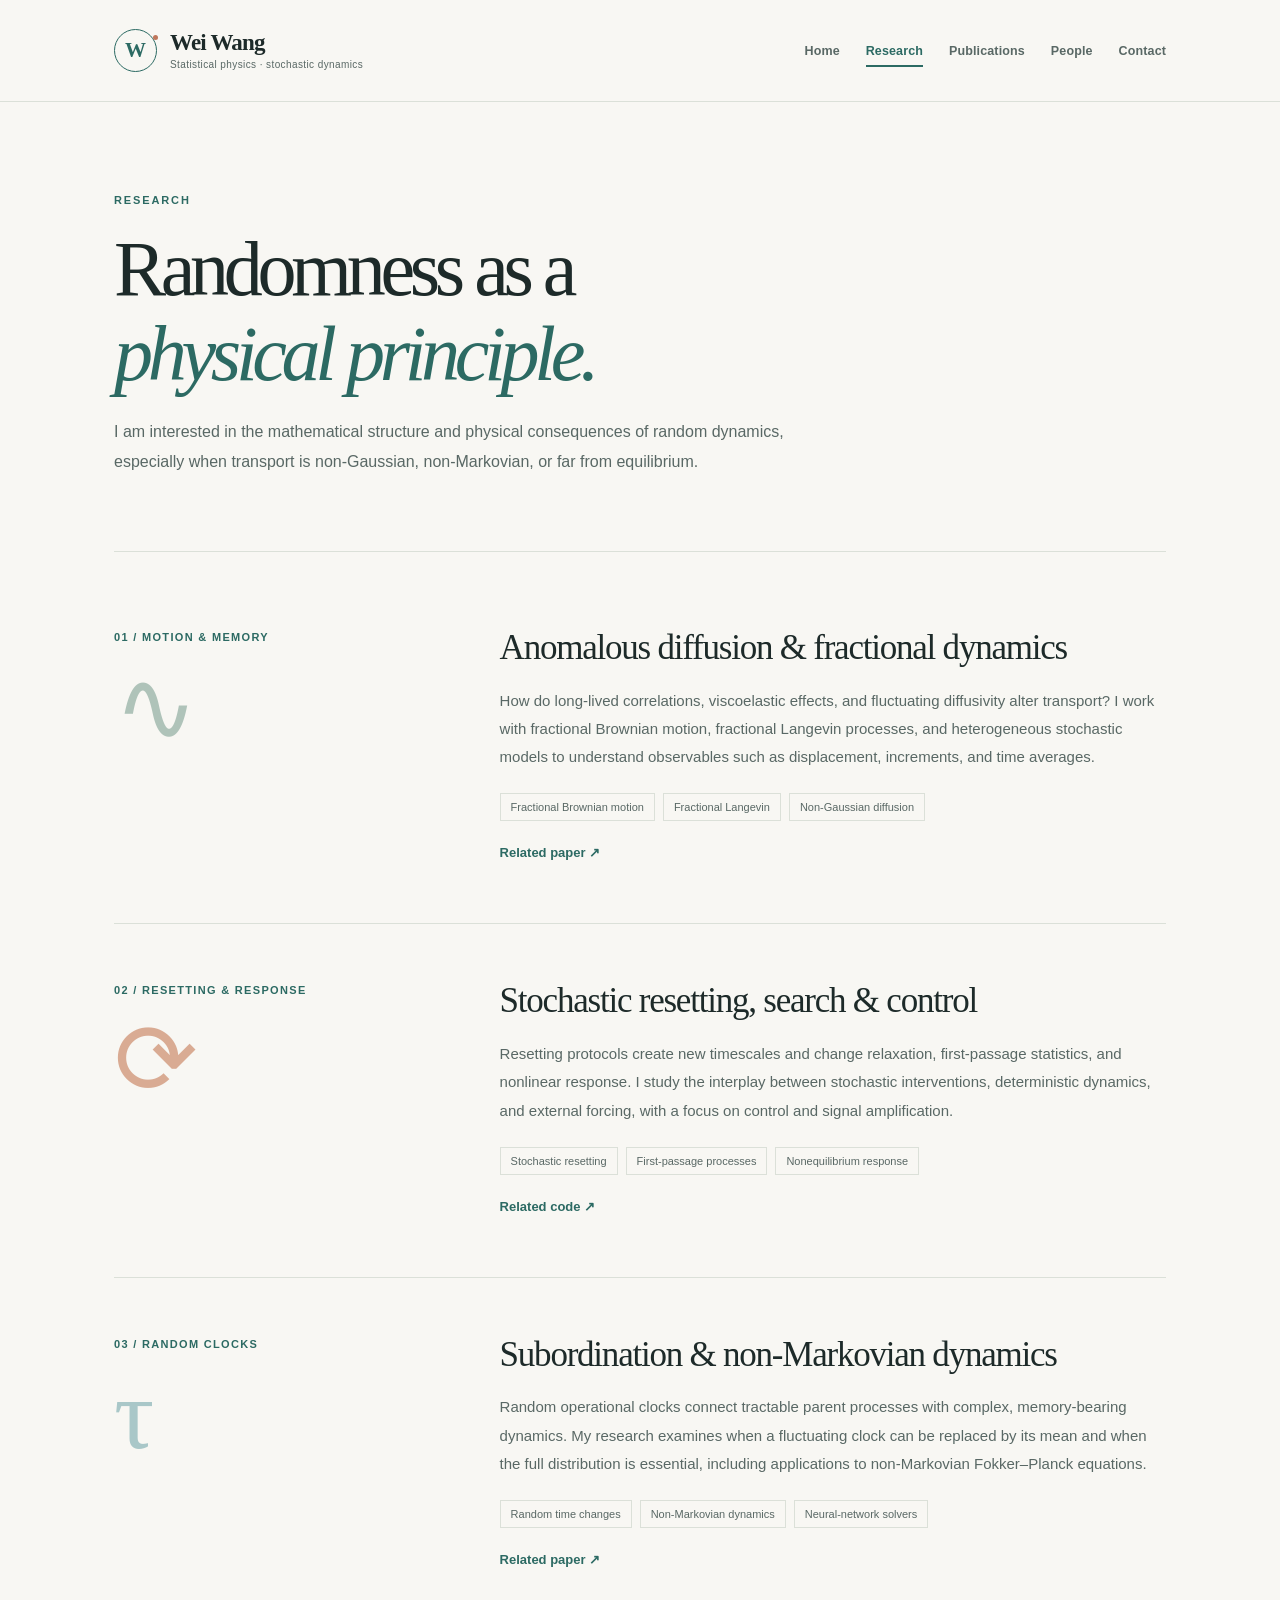
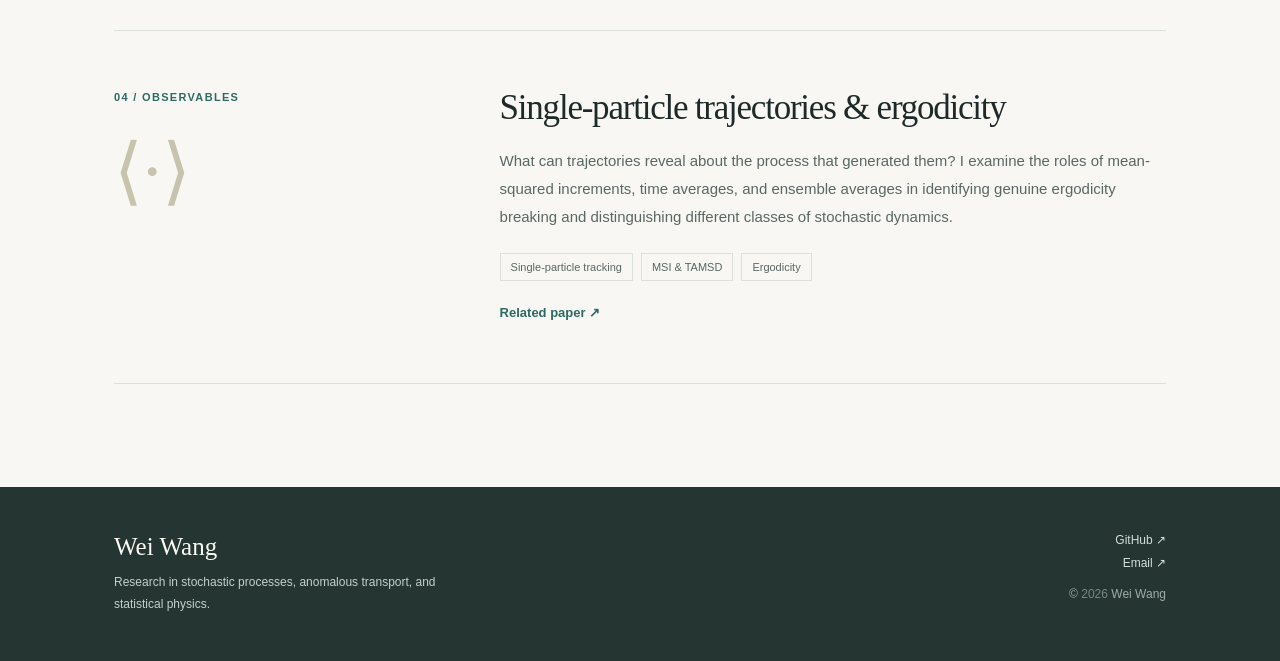
<file: research/index.html>
<!doctype html>
<html lang="en"><head>
  <meta charset="utf-8"><meta name="viewport" content="width=device-width, initial-scale=1">
  <meta name="color-scheme" content="light">
  <meta name="description" content="Research themes in anomalous diffusion, stochastic resetting, subordination, and ergodicity.">
  <meta name="author" content="Wei Wang">
  <meta property="og:type" content="website"><meta property="og:title" content="Research | Wei Wang">
  <meta property="og:description" content="Research themes in anomalous diffusion, stochastic resetting, subordination, and ergodicity."><meta property="og:url" content="https://weiwangnuaa.github.io/research/">
  <meta name="theme-color" content="#f8f7f3">
  <link rel="canonical" href="https://weiwangnuaa.github.io/research/">
  <link rel="icon" type="image/svg+xml" href="../assets/favicon.svg">
  <link rel="stylesheet" href="../assets/styles.css">
  <script src="../assets/site.js" defer></script>
  <title>Research | Wei Wang</title>
</head><body>
<a class="skip-link" href="#main">Skip to content</a>
<header class="site-header">
  <div class="container header-inner">
    <a class="brand" href="../" aria-label="Wei Wang, home">
      <span class="brand-icon" aria-hidden="true"><span>W</span><i></i></span>
      <span class="brand-lines"><b>Wei Wang</b><small>Statistical physics · stochastic dynamics</small></span>
    </a>
    <button class="menu-toggle" type="button" aria-expanded="false" aria-controls="main-navigation"><span class="menu-text">Menu</span><span class="menu-lines" aria-hidden="true"><i></i><i></i><i></i></span></button>
    <nav id="main-navigation" class="site-nav" aria-label="Main navigation"><a class="nav-link" href="../">Home</a><a class="nav-link is-active" href="../research/" aria-current="page">Research</a><a class="nav-link" href="../publications/">Publications</a><a class="nav-link" href="../people/">People</a><a class="nav-link" href="../contact/">Contact</a></nav>
  </div>
</header>
<main id="main" tabindex="-1"><section class="page-intro container"><p class="eyebrow">RESEARCH</p><h1>Randomness as a<br><em>physical principle.</em></h1><p class="page-lead">I am interested in the mathematical structure and physical consequences of random dynamics, especially when transport is non-Gaussian, non-Markovian, or far from equilibrium.</p></section>
<div class="container"><div class="hairline"></div></div>
<section class="section research-detail"><div class="container">
  <article class="theme-row" id="anomalous"><div class="theme-left"><span class="theme-index">01 / MOTION & MEMORY</span><div class="theme-mark mark-one" aria-hidden="true">∿</div></div><div class="theme-right"><h2>Anomalous diffusion & fractional dynamics</h2><p>How do long-lived correlations, viscoelastic effects, and fluctuating diffusivity alter transport? I work with fractional Brownian motion, fractional Langevin processes, and heterogeneous stochastic models to understand observables such as displacement, increments, and time averages.</p><div class="tag-row"><span>Fractional Brownian motion</span><span>Fractional Langevin</span><span>Non-Gaussian diffusion</span></div><a class="inline-arrow" href="https://doi.org/10.1103/w8gv-3fxt" target="_blank" rel="noopener noreferrer">Related paper ↗</a></div></article>
  <article class="theme-row" id="resetting"><div class="theme-left"><span class="theme-index">02 / RESETTING & RESPONSE</span><div class="theme-mark mark-two" aria-hidden="true">⟳</div></div><div class="theme-right"><h2>Stochastic resetting, search & control</h2><p>Resetting protocols create new timescales and change relaxation, first-passage statistics, and nonlinear response. I study the interplay between stochastic interventions, deterministic dynamics, and external forcing, with a focus on control and signal amplification.</p><div class="tag-row"><span>Stochastic resetting</span><span>First-passage processes</span><span>Nonequilibrium response</span></div><a class="inline-arrow" href="https://github.com/WeiWangNuaa/resetting-resonance" target="_blank" rel="noopener noreferrer">Related code ↗</a></div></article>
  <article class="theme-row" id="subordination"><div class="theme-left"><span class="theme-index">03 / RANDOM CLOCKS</span><div class="theme-mark mark-three" aria-hidden="true">τ</div></div><div class="theme-right"><h2>Subordination & non-Markovian dynamics</h2><p>Random operational clocks connect tractable parent processes with complex, memory-bearing dynamics. My research examines when a fluctuating clock can be replaced by its mean and when the full distribution is essential, including applications to non-Markovian Fokker–Planck equations.</p><div class="tag-row"><span>Random time changes</span><span>Non-Markovian dynamics</span><span>Neural-network solvers</span></div><a class="inline-arrow" href="https://doi.org/10.1103/k8yg-mkml" target="_blank" rel="noopener noreferrer">Related paper ↗</a></div></article>
  <article class="theme-row" id="ergodicity"><div class="theme-left"><span class="theme-index">04 / OBSERVABLES</span><div class="theme-mark mark-four" aria-hidden="true">⟨·⟩</div></div><div class="theme-right"><h2>Single-particle trajectories & ergodicity</h2><p>What can trajectories reveal about the process that generated them? I examine the roles of mean-squared increments, time averages, and ensemble averages in identifying genuine ergodicity breaking and distinguishing different classes of stochastic dynamics.</p><div class="tag-row"><span>Single-particle tracking</span><span>MSI & TAMSD</span><span>Ergodicity</span></div><a class="inline-arrow" href="https://doi.org/10.1103/m3jj-6sqz" target="_blank" rel="noopener noreferrer">Related paper ↗</a></div></article>
</div></section></main>
<footer class="site-footer"><div class="container footer-grid">
  <div><a class="footer-name" href="../">Wei Wang</a><p>Research in stochastic processes, anomalous transport, and statistical physics.</p></div>
  <div class="footer-right"><a href="https://github.com/WeiWangNuaa" target="_blank" rel="noopener noreferrer">GitHub ↗</a><a href="mailto:weiwangnuaa@gmail.com">Email ↗</a><span>© <span id="copyright-year">2026</span> Wei Wang</span></div>
</div></footer>
</body></html>
</file>
<file: assets/styles.css>
/* Academic website for Wei Wang — plain CSS, no build step. */
:root{--paper:#f8f7f3;--paper-alt:#f1f2ed;--white:#fff;--ink:#1d2a29;--soft:#596865;--muted:#7e8a86;--accent:#2c6a63;--accent-hover:#214f4a;--rust:#bf765b;--border:#dbe0d8;--serif:Georgia,"Times New Roman",serif;--sans:Inter,ui-sans-serif,-apple-system,BlinkMacSystemFont,"Segoe UI",Arial,sans-serif;--container:1120px}
*{box-sizing:border-box}html{scroll-behavior:smooth}body{margin:0;color:var(--ink);background:var(--paper);font-family:var(--sans);-webkit-font-smoothing:antialiased}a{color:inherit;text-decoration:none}button,input{font:inherit}button{cursor:pointer}a:focus-visible,button:focus-visible,input:focus-visible{outline:3px solid var(--rust);outline-offset:4px}img{max-width:100%;display:block}p{line-height:1.78}h1,h2,h3,h4,p{margin-top:0}.container{max-width:var(--container);padding:0 34px;margin:0 auto}.sr-only{position:absolute;width:1px;height:1px;padding:0;margin:-1px;overflow:hidden;clip:rect(0,0,0,0);white-space:nowrap;border:0}.skip-link{position:absolute;left:10px;top:-70px;background:var(--ink);color:#fff;padding:12px;z-index:50}.skip-link:focus{top:10px}.site-header{border-bottom:1px solid var(--border);background:rgba(248,247,243,.97);z-index:20;position:relative}.header-inner{display:flex;align-items:center;justify-content:space-between;height:101px;gap:22px}.brand{display:flex;align-items:center;gap:13px;flex-shrink:0}.brand-icon{display:flex;align-items:center;justify-content:center;position:relative;width:43px;height:43px;border:1.5px solid var(--accent);border-radius:50%;color:var(--accent);font-family:var(--serif);font-weight:bold;font-size:21px}.brand-icon i{width:5px;height:5px;background:var(--rust);border-radius:50%;position:absolute;right:-2px;top:5px}.brand-lines{display:flex;flex-direction:column;gap:5px}.brand-lines b{font-family:var(--serif);font-size:23px;letter-spacing:-.035em;line-height:1}.brand-lines small{font-size:10px;letter-spacing:.04em;color:var(--soft);white-space:nowrap}.site-nav{display:flex;align-items:center;gap:26px}.nav-link{font-size:12.5px;font-weight:590;letter-spacing:.01em;color:var(--soft);transition:color .2s}.nav-link:hover,.nav-link.is-active{color:var(--accent)}.nav-link.is-active:after{content:"";display:block;height:2px;background:var(--accent);margin-top:7px;margin-bottom:-9px}.menu-toggle{display:none}.eyebrow{margin:0 0 19px;color:var(--accent);font-size:11px;font-weight:760;line-height:1.4;letter-spacing:.17em;text-transform:uppercase}.hero{overflow:hidden}.hero-grid{display:grid;grid-template-columns:1.02fr .98fr;align-items:center;gap:52px;padding-top:106px;padding-bottom:112px}.hero-label{display:flex;align-items:center;gap:10px}.status-dot{display:inline-block;width:7px;height:7px;border-radius:50%;background:var(--rust);box-shadow:0 0 0 4px #bf765b16}.hero h1,.page-intro h1{font-family:var(--serif);font-weight:400;letter-spacing:-.068em;line-height:1.08;font-size:clamp(53px,5.1vw,78px);margin-bottom:26px}.hero h1 em,.page-intro h1 em,.outro-section h2 em{font-weight:400;color:var(--accent)}.hero-description{max-width:510px;font-size:17px;line-height:1.8;color:var(--soft);margin-bottom:29px}.hero-actions,.person-actions{display:flex;flex-wrap:wrap;gap:12px;align-items:center}.btn{display:inline-flex;align-items:center;justify-content:center;gap:20px;min-height:47px;padding:0 21px;font-size:13px;font-weight:650;transition:background .2s,transform .2s,color .2s}.btn:hover{transform:translateY(-2px)}.btn-primary{color:#fff;background:var(--accent);border:1px solid var(--accent)}.btn-primary:hover{background:var(--accent-hover)}.btn-outline{border:1px solid #aab9b0;color:var(--accent)}.btn-outline:hover{border-color:var(--accent);background:#fff}.btn-plain{color:var(--accent);border:1px solid transparent}.btn-plain:hover{border-color:var(--border)}.hero-footnote{display:flex;align-items:center;gap:15px;color:var(--muted);font-size:11px;letter-spacing:.015em;margin:49px 0 0}.thin-line{width:34px;height:1px;background:var(--rust)}
.hero-art {
  min-width: 0;
  margin: 0;
}
.hero-art img {
  width: 100%;
  height: auto;
}
.hero-art figcaption {
  margin-top: 12px;
  color: var(--soft);
  font-size: 13px;
  line-height: 1.6;
}
.hero-art figcaption a {
  color: var(--accent);
  text-decoration: underline;
  text-underline-offset: 3px;
}
.section{padding:103px 0}.pale-section{background:var(--paper-alt);border-top:1px solid #e4e8df;border-bottom:1px solid #e4e8df}.section-heading{display:flex;justify-content:space-between;align-items:end;gap:24px;margin-bottom:34px}.section-heading h2,.section-title,.outro-section h2{font-family:var(--serif);font-weight:400;font-size:clamp(33px,3.2vw,47px);letter-spacing:-.05em;line-height:1.16;margin:0}.section-more,.inline-arrow{color:var(--accent);font-size:13px;font-weight:700}.section-more{padding-bottom:7px;white-space:nowrap}.section-more:hover,.inline-arrow:hover{text-decoration:underline;text-underline-offset:4px}.research-grid{display:grid;grid-template-columns:repeat(3,1fr);gap:17px}.research-card{position:relative;min-height:316px;background:var(--paper);padding:27px 27px 28px;border:1px solid var(--border);transition:box-shadow .2s,transform .2s,border-color .2s}.research-card:hover{transform:translateY(-4px);box-shadow:0 18px 24px #283b300d;border-color:#bacbc0}.research-number{font-size:10px;font-weight:730;letter-spacing:.12em;color:var(--accent)}.mini-visual{height:100px;margin:10px 0 10px;position:relative;display:flex;align-items:center;justify-content:center;overflow:hidden}.mini-visual span{display:block;position:absolute}.mini-visual-one span{border:2px solid var(--accent);border-radius:47% 53% 44% 56%;width:106px;height:55px;transform:rotate(-20deg);opacity:.5}.mini-visual-one span:nth-child(2){transform:rotate(27deg);border-color:var(--rust);width:88px;height:60px}.mini-visual-one span:nth-child(3){transform:rotate(70deg);width:116px;height:38px}.mini-visual-two span{width:84px;height:84px;border:2px solid var(--rust);border-left-color:transparent;border-radius:50%;transform:rotate(35deg)}.mini-visual-two span:nth-child(2){width:62px;height:62px;border-color:var(--accent);border-top-color:transparent;transform:rotate(-25deg)}.mini-visual-two span:nth-child(3){width:8px;height:8px;background:var(--ink);border-radius:50%}.mini-visual-three span{width:145px;height:1px;background:var(--border);transform:rotate(-12deg)}.mini-visual-three span:nth-child(2){width:100px;height:2px;background:var(--accent);transform:rotate(27deg)}.mini-visual-three span:nth-child(3){width:10px;height:10px;border:2px solid var(--rust);border-radius:50%;background:var(--paper)}.research-card h3{font-family:var(--serif);font-weight:500;letter-spacing:-.025em;font-size:23px;margin:10px 0}.research-card p{font-size:13px;line-height:1.75;color:var(--soft);margin:0;max-width:290px}.card-arrow{position:absolute;right:24px;bottom:24px;color:var(--accent);font-size:18px}.pub-list{border-top:1px solid var(--border)}.pub-item{display:grid;grid-template-columns:37px 1fr;gap:22px;border-bottom:1px solid var(--border);padding:28px 0 30px}.pub-icon,.pub-index{font-family:var(--serif);color:var(--rust);font-size:19px;padding-top:12px}.pub-index{font-size:14px}.pub-meta{display:flex;align-items:center;gap:9px;color:var(--accent);font-size:11px;font-weight:710;letter-spacing:.065em;text-transform:uppercase}.meta-dot{color:#c8cfc6}.pub-body h3{font-family:var(--serif);font-size:23px;line-height:1.35;font-weight:500;letter-spacing:-.027em;margin:8px 0 8px;max-width:870px}.pub-body h3 a:hover{color:var(--accent)}.pub-authors,.pub-citation{color:var(--soft);font-size:12.5px;line-height:1.6;margin:0 0 4px}.pub-authors strong{color:var(--ink)}.pub-citation{font-style:italic}.pub-description{font-size:13px;color:var(--soft);margin:11px 0 7px;line-height:1.65}.pub-links{display:flex;gap:19px;margin-top:12px}.pub-links a{color:var(--accent);font-size:12px;font-weight:700}.pub-links a:hover{text-decoration:underline}.news-layout{display:grid;grid-template-columns:1fr 1.35fr;gap:87px}.aside-copy{max-width:290px;color:var(--soft);font-size:14px;margin:20px 0 23px}.news-list{border-top:1px solid var(--border)}.news-entry{display:grid;grid-template-columns:99px 1fr;gap:28px;padding:22px 0;border-bottom:1px solid var(--border)}.news-entry time{color:var(--accent);font-weight:720;font-size:11px;white-space:nowrap;margin-top:5px}.news-entry p{margin:0;color:var(--soft);font-size:13px;line-height:1.7}.news-entry a{color:var(--accent);font-weight:700;white-space:nowrap}.outro-section{padding:92px 0 97px;background:var(--paper)}.outro-grid{display:grid;grid-template-columns:1.3fr .7fr;align-items:center;gap:65px}.outro-section h2{line-height:1.23}.outro-section p:not(.eyebrow){font-size:14px;line-height:1.9;color:var(--soft);margin:0 0 22px}.site-footer{background:#243532;color:#f9f8f3;padding:46px 0}.footer-grid{display:grid;grid-template-columns:1fr auto;gap:40px}.footer-name{font-family:var(--serif);font-size:25px}.site-footer p{color:#c4d0ca;font-size:12px;max-width:340px;margin:11px 0 0}.footer-right{display:flex;align-items:end;flex-direction:column;gap:9px}.footer-right a,.footer-right span{font-size:12px;color:#d5ded8}.footer-right a:hover{text-decoration:underline}.footer-right span{opacity:.7;margin-top:8px}.page-intro{padding-top:91px;padding-bottom:75px}.page-intro h1{font-size:clamp(53px,6.1vw,82px);margin-bottom:21px}.page-lead{max-width:685px;font-size:16px;line-height:1.85;color:var(--soft);margin:0}.hairline{border-top:1px solid var(--border)}.research-detail{padding-top:19px}.theme-row{display:grid;grid-template-columns:30% 1fr;border-bottom:1px solid var(--border);padding:56px 0 62px;gap:70px;scroll-margin-top:50px}.theme-left{position:relative}.theme-index{color:var(--accent);font-size:11px;font-weight:750;letter-spacing:.12em}.theme-mark{font-family:var(--serif);font-size:100px;color:#afc3b9;line-height:1.25;font-weight:400}.mark-two{color:#d9ab93}.mark-three{color:#a9c7c8}.mark-four{font-size:74px;color:#c8c3ac;padding-top:20px}.theme-right h2{font-family:var(--serif);font-weight:500;font-size:35px;line-height:1.22;letter-spacing:-.035em;margin-bottom:17px}.theme-right p{font-size:15px;color:var(--soft);max-width:760px;line-height:1.88}.tag-row{display:flex;flex-wrap:wrap;gap:8px;margin:22px 0}.tag-row span{border:1px solid var(--border);padding:7px 10px;font-size:11px;color:var(--soft)}.publication-section{padding-top:0}.publication-toolbar{display:flex;justify-content:space-between;gap:20px;align-items:center;padding-bottom:26px}.filter-box{display:flex;gap:6px;flex-wrap:wrap}.filter-chip{border:1px solid var(--border);background:transparent;padding:9px 14px;font-size:12px;color:var(--soft)}.filter-chip.selected,.filter-chip:hover{background:var(--accent);color:#fff;border-color:var(--accent)}.search-label input{background:transparent;border:1px solid var(--border);border-radius:0;padding:11px 13px;width:250px;font-size:12px;color:var(--ink)}.search-label input::placeholder{color:#8a948f}.full-pubs .pub-item{padding:31px 0}.full-pubs .pub-body h3{font-size:24px}.empty-state{text-align:center;color:var(--soft);padding:35px}.small-note{margin-top:27px;padding-left:18px;border-left:2px solid var(--rust);font-size:12px;color:var(--soft);max-width:800px;line-height:1.7}.people-section{padding-top:12px}.profile-grid{display:grid;grid-template-columns:310px 1fr;gap:85px}.portrait-placeholder{width:100%;aspect-ratio:4/5;background:linear-gradient(130deg,#dce6db,#e9ebe4 60%,#dbe1d7);border:1px solid var(--border);display:flex;flex-direction:column;align-items:center;justify-content:center;gap:15px}.portrait-placeholder span{color:#668278;font:normal 108px var(--serif);letter-spacing:-.1em;padding-right:11px}.portrait-placeholder small{color:#7a9087;text-transform:uppercase;font-size:9px;letter-spacing:.18em}.portrait-caption{font-size:10px;color:var(--muted);text-align:center;margin-top:12px}.profile-role{color:var(--accent)!important;font-weight:650}.profile-copy p{font-size:15px;color:var(--soft);line-height:1.84}.profile-copy h3{font-family:var(--serif);font-size:27px;font-weight:500;margin:34px 0 17px}.cv-line{display:grid;grid-template-columns:110px 1fr;gap:12px;padding:14px 0;border-top:1px solid var(--border)}.cv-line span{color:var(--accent);font-size:12px;font-weight:700}.cv-line b{display:block;font-size:13px;font-weight:670}.cv-line small{display:block;color:var(--soft);font-size:12px;line-height:1.6;margin-top:4px}.person-actions{margin-top:26px}.narrow-container{max-width:900px}.body-copy{color:var(--soft);font-size:15px;line-height:1.85;max-width:720px;margin-top:16px}.timeline{border-top:1px solid var(--border)}.timeline-item{display:grid;grid-template-columns:240px 1fr;gap:30px;padding:32px 0;border-bottom:1px solid var(--border)}.timeline-date time{display:block;color:var(--accent);font-weight:740;font-size:13px}.timeline-date span{display:block;font-size:11px;color:var(--muted);margin-top:10px;text-transform:uppercase;letter-spacing:.07em}.timeline-body p{font-family:var(--serif);font-size:20px;line-height:1.6;margin:0 0 13px}.timeline-body a{color:var(--accent);font-size:12px;font-weight:700}.contact-grid{display:grid;grid-template-columns:.9fr 1.1fr;gap:87px}.contact-highlight{padding:37px;background:var(--paper-alt);border:1px solid var(--border)}.contact-symbol{font-family:var(--serif);font-size:66px;color:var(--rust);line-height:1;margin-bottom:25px}.contact-highlight h2{font-family:var(--serif);font-size:36px;font-weight:400;letter-spacing:-.04em}.contact-highlight p{font-size:14px;color:var(--soft)}.contact-links>div{padding:24px 0 32px;border-top:1px solid var(--border)}.contact-links>div:last-child{border-bottom:1px solid var(--border)}.contact-label{display:block;color:var(--accent);letter-spacing:.14em;font-size:11px;font-weight:740;margin-bottom:12px}.contact-big{font-family:var(--serif);font-size:24px;letter-spacing:-.02em;overflow-wrap:anywhere}.contact-big:hover{color:var(--accent)}.contact-links p{font-size:12px;color:var(--muted);margin:9px 0 0}
@media(max-width:1100px){.site-nav{gap:17px}.brand-lines small{font-size:9px}.hero-grid{gap:30px}.hero h1{font-size:58px}}
@media(max-width:820px){.container{padding:0 25px}.header-inner{height:80px}.menu-toggle{display:flex;background:transparent;border:1px solid var(--border);padding:9px 11px;align-items:center;gap:11px;color:var(--ink)}.menu-text{font-size:12px;font-weight:650}.menu-lines{display:flex;flex-direction:column;gap:4px}.menu-lines i{height:1.5px;background:var(--ink);width:15px;display:block}.site-nav{display:none;position:absolute;left:0;right:0;top:80px;flex-direction:column;align-items:stretch;gap:0;padding:15px 25px 19px;background:var(--paper);border-bottom:1px solid var(--border);box-shadow:0 9px 15px #1d2a2912}.site-nav.is-open{display:flex}.nav-link{padding:11px 0;font-size:14px}.nav-link.is-active:after{display:none}.hero-grid{padding-top:66px;padding-bottom:72px;grid-template-columns:1fr;gap:44px}.hero h1{font-size:clamp(54px,8vw,76px)}.hero-art{max-width:570px}.section{padding:75px 0}.research-grid{grid-template-columns:1fr 1fr}.research-card:last-child{grid-column:1/-1;min-height:260px}.news-layout,.outro-grid{gap:33px;grid-template-columns:1fr 1fr}.theme-row{gap:30px;grid-template-columns:25% 1fr}.profile-grid{grid-template-columns:220px 1fr;gap:40px}.contact-grid{gap:35px}}
@media(max-width:600px){.container{padding:0 22px}.header-inner{height:74px}.brand-icon{height:36px;width:36px;font-size:18px}.brand-lines b{font-size:20px}.brand-lines small{font-size:9px}.site-nav{top:74px}.hero-grid{padding-top:58px;padding-bottom:61px}.eyebrow{font-size:10px}.hero h1,.page-intro h1{font-size:clamp(48px,11vw,64px)}.hero-description{font-size:15px}.hero-footnote{margin-top:32px}.section{padding:65px 0}.section-heading{align-items:start;flex-direction:column;gap:12px;margin-bottom:23px}.section-heading h2,.section-title{font-size:36px}.research-grid{grid-template-columns:1fr;gap:12px}.research-card,.research-card:last-child{grid-column:auto;min-height:265px}.mini-visual{height:78px}.research-card h3{font-size:25px}.pub-item{grid-template-columns:22px 1fr;gap:13px;padding:22px 0}.pub-body h3,.full-pubs .pub-body h3{font-size:20px}.pub-authors{font-size:12px}.news-layout,.outro-grid{grid-template-columns:1fr;gap:28px}.news-entry{grid-template-columns:80px 1fr;gap:13px}.news-entry time{font-size:10px}.outro-section{padding:65px 0}.footer-grid{grid-template-columns:1fr;gap:25px}.footer-right{align-items:start}.page-intro{padding:59px 22px 48px}.page-lead{font-size:15px}.theme-row{grid-template-columns:1fr;gap:10px;padding:36px 0 43px}.theme-left{display:flex;align-items:center;justify-content:space-between}.theme-mark{font-size:47px;line-height:1}.mark-four{padding:0;font-size:39px}.theme-right h2{font-size:29px}.theme-right p{font-size:14px}.publication-toolbar{align-items:stretch;flex-direction:column}.search-label input{width:100%}.profile-grid{grid-template-columns:1fr;gap:26px}.portrait-placeholder{max-width:285px}.profile-copy p{font-size:14px}.cv-line{grid-template-columns:90px 1fr}.timeline-item{grid-template-columns:1fr;gap:15px}.timeline-date{display:flex;gap:13px;align-items:center}.timeline-date span{margin:0}.timeline-body p{font-size:19px}.contact-grid{grid-template-columns:1fr;gap:35px}.contact-highlight{padding:28px}.contact-big{font-size:22px}}
@media(prefers-reduced-motion:reduce){html{scroll-behavior:auto}*,*::before,*::after{animation:none!important;transition:none!important}}
.publication-section [hidden] { display: none; }
.publication-toolbar { flex-wrap: wrap; }
.author-key { color: var(--soft); font-size: 13px; }
[data-publication-group] { margin-top: 38px; }
[data-publication-group] h2 { margin-bottom: 19px; }
.profile-chinese { font-size: .55em; color: var(--accent); letter-spacing: 0; white-space: nowrap; }
.cv-profile { display: grid; grid-template-columns: 1.2fr 1fr; gap: clamp(32px, 5vw, 75px); }
.cv-profile .section-title { margin: 40px 0 16px; font-size: clamp(26px, 3vw, 36px); }
.cv-profile .section-title:first-child { margin-top: 0; }
@media (max-width: 820px) {
  .cv-profile { grid-template-columns: 1fr; }
}
</file>
